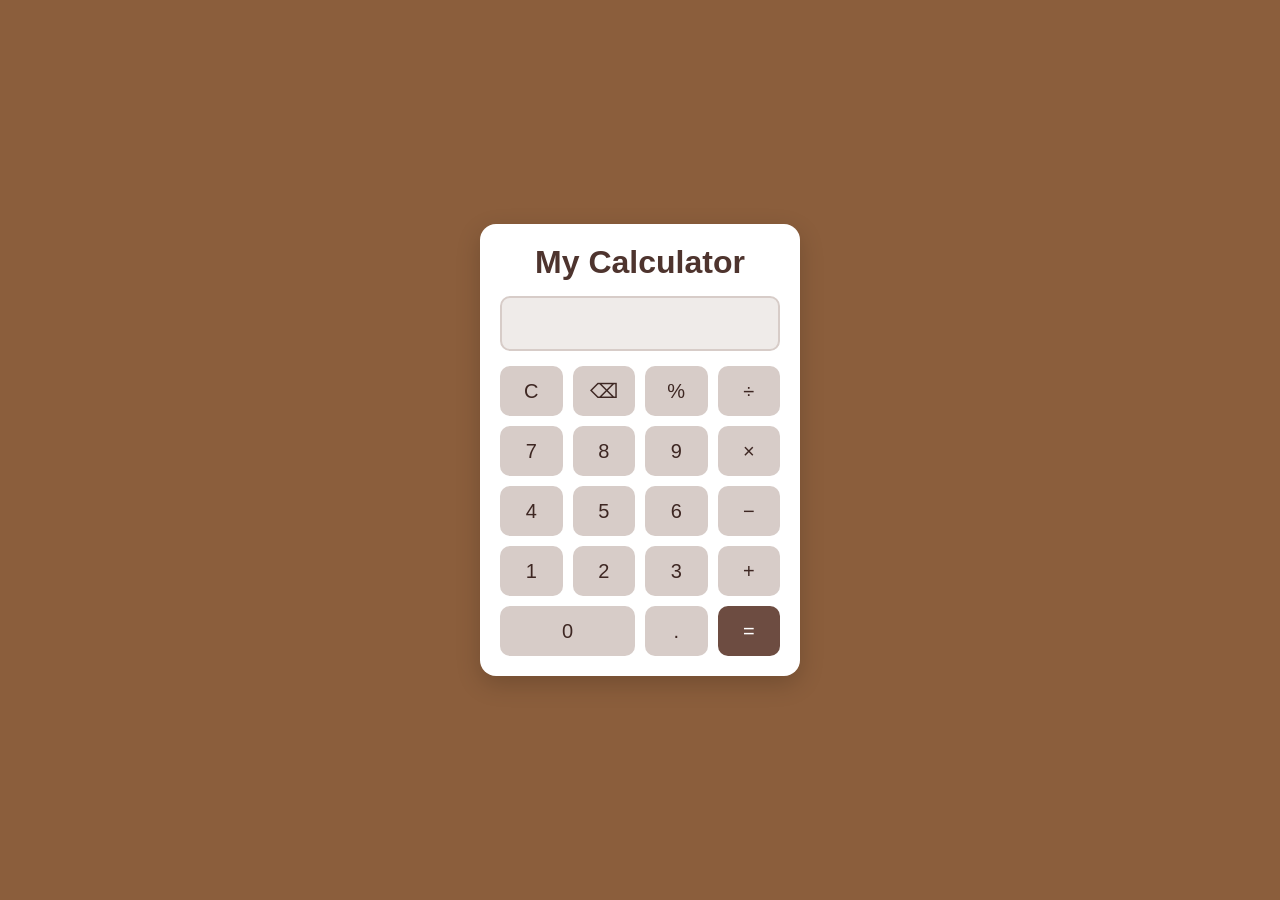
<file: Calculator/index.html>
<!DOCTYPE html>
<html lang="en">
<head>
  <meta charset="UTF-8" />
  <meta name="viewport" content="width=device-width, initial-scale=1.0" />
  <title>Simple Brown Calculator</title>
  <link rel="stylesheet" href="style.css" />
</head>
<body>
  <main class="calculator">
    <h1 class="title">My Calculator</h1>

    <!-- Screen where numbers/results appear -->
    <input id="display" class="display" type="text" disabled />

    <section class="button-grid">
      <button onclick="clearDisplay()">C</button>
      <button onclick="deleteLast()">⌫</button>
      <button onclick="appendValue('%')">%</button>
      <button onclick="appendValue('/')">÷</button>

      <button onclick="appendValue('7')">7</button>
      <button onclick="appendValue('8')">8</button>
      <button onclick="appendValue('9')">9</button>
      <button onclick="appendValue('*')">×</button>

      <button onclick="appendValue('4')">4</button>
      <button onclick="appendValue('5')">5</button>
      <button onclick="appendValue('6')">6</button>
      <button onclick="appendValue('-')">−</button>

      <button onclick="appendValue('1')">1</button>
      <button onclick="appendValue('2')">2</button>
      <button onclick="appendValue('3')">3</button>
      <button onclick="appendValue('+')">+</button>

      <button class="zero" onclick="appendValue('0')">0</button>
      <button onclick="appendValue('.')">.</button>
      <button class="equal" onclick="calculateResult()">=</button>
    </section>
  </main>

  <script src="script.js"></script>
</body>
</html>
</file>
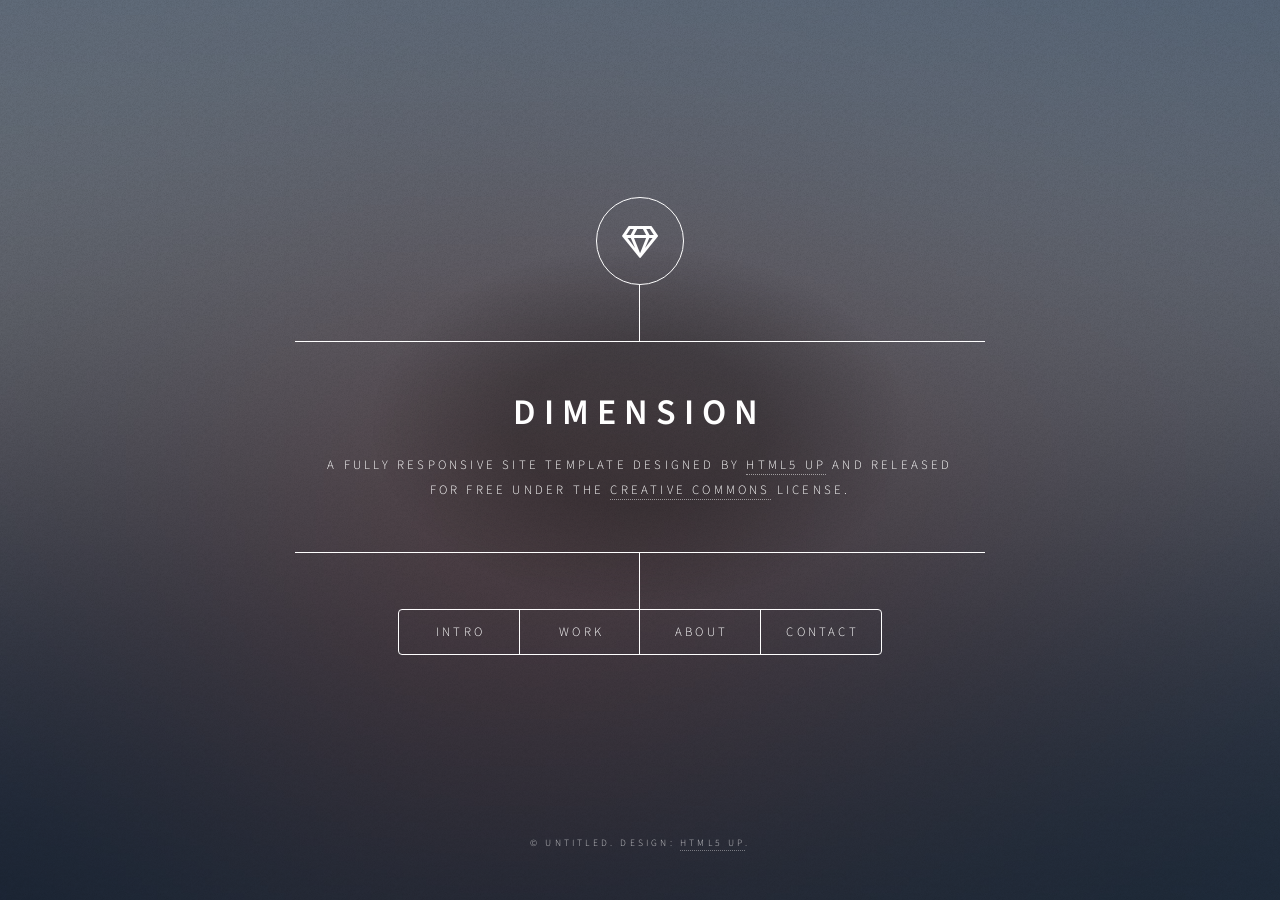
<file: html5up-dimension/index.html>
<!DOCTYPE HTML>
<!--
	Dimension by HTML5 UP
	html5up.net | @ajlkn
	Free for personal and commercial use under the CCA 3.0 license (html5up.net/license)
-->
<html>
	<head>
		<title>Dimension by HTML5 UP</title>
		<meta charset="utf-8" />
		<meta name="viewport" content="width=device-width, initial-scale=1, user-scalable=no" />
		<link rel="stylesheet" href="assets/css/main.css" />
		<noscript><link rel="stylesheet" href="assets/css/noscript.css" /></noscript>
	</head>
	<body class="is-preload">

		<!-- Wrapper -->
			<div id="wrapper">

				<!-- Header -->
					<header id="header">
						<div class="logo">
							<span class="icon fa-gem"></span>
						</div>
						<div class="content">
							<div class="inner">
								<h1>Dimension</h1>
								<p>A fully responsive site template designed by <a href="https://html5up.net">HTML5 UP</a> and released<br />
								for free under the <a href="https://html5up.net/license">Creative Commons</a> license.</p>
							</div>
						</div>
						<nav>
							<ul>
								<li><a href="#intro">Intro</a></li>
								<li><a href="#work">Work</a></li>
								<li><a href="#about">About</a></li>
								<li><a href="#contact">Contact</a></li>
								<!--<li><a href="#elements">Elements</a></li>-->
							</ul>
						</nav>
					</header>

				<!-- Main -->
					<div id="main">

						<!-- Intro -->
							<article id="intro">
								<h2 class="major">Intro</h2>
								<span class="image main"><img src="images/pic01.jpg" alt="" /></span>
								<p>Aenean ornare velit lacus, ac varius enim ullamcorper eu. Proin aliquam facilisis ante interdum congue. Integer mollis, nisl amet convallis, porttitor magna ullamcorper, amet egestas mauris. Ut magna finibus nisi nec lacinia. Nam maximus erat id euismod egestas. By the way, check out my <a href="#work">awesome work</a>.</p>
								<p>Lorem ipsum dolor sit amet, consectetur adipiscing elit. Duis dapibus rutrum facilisis. Class aptent taciti sociosqu ad litora torquent per conubia nostra, per inceptos himenaeos. Etiam tristique libero eu nibh porttitor fermentum. Nullam venenatis erat id vehicula viverra. Nunc ultrices eros ut ultricies condimentum. Mauris risus lacus, blandit sit amet venenatis non, bibendum vitae dolor. Nunc lorem mauris, fringilla in aliquam at, euismod in lectus. Pellentesque habitant morbi tristique senectus et netus et malesuada fames ac turpis egestas. In non lorem sit amet elit placerat maximus. Pellentesque aliquam maximus risus, vel sed vehicula.</p>
							</article>

						<!-- Work -->
							<article id="work">
								<h2 class="major">Work</h2>
								<span class="image main"><img src="images/pic02.jpg" alt="" /></span>
								<p>Adipiscing magna sed dolor elit. Praesent eleifend dignissim arcu, at eleifend sapien imperdiet ac. Aliquam erat volutpat. Praesent urna nisi, fringila lorem et vehicula lacinia quam. Integer sollicitudin mauris nec lorem luctus ultrices.</p>
								<p>Nullam et orci eu lorem consequat tincidunt vivamus et sagittis libero. Mauris aliquet magna magna sed nunc rhoncus pharetra. Pellentesque condimentum sem. In efficitur ligula tate urna. Maecenas laoreet massa vel lacinia pellentesque lorem ipsum dolor. Nullam et orci eu lorem consequat tincidunt. Vivamus et sagittis libero. Mauris aliquet magna magna sed nunc rhoncus amet feugiat tempus.</p>
							</article>

						<!-- About -->
							<article id="about">
								<h2 class="major">About</h2>
								<span class="image main"><img src="images/pic03.jpg" alt="" /></span>
								<p>Lorem ipsum dolor sit amet, consectetur et adipiscing elit. Praesent eleifend dignissim arcu, at eleifend sapien imperdiet ac. Aliquam erat volutpat. Praesent urna nisi, fringila lorem et vehicula lacinia quam. Integer sollicitudin mauris nec lorem luctus ultrices. Aliquam libero et malesuada fames ac ante ipsum primis in faucibus. Cras viverra ligula sit amet ex mollis mattis lorem ipsum dolor sit amet.</p>
							</article>

						<!-- Contact -->
							<article id="contact">
								<h2 class="major">Contact</h2>
								<form method="post" action="#">
									<div class="fields">
										<div class="field half">
											<label for="name">Name</label>
											<input type="text" name="name" id="name" />
										</div>
										<div class="field half">
											<label for="email">Email</label>
											<input type="text" name="email" id="email" />
										</div>
										<div class="field">
											<label for="message">Message</label>
											<textarea name="message" id="message" rows="4"></textarea>
										</div>
									</div>
									<ul class="actions">
										<li><input type="submit" value="Send Message" class="primary" /></li>
										<li><input type="reset" value="Reset" /></li>
									</ul>
								</form>
								<ul class="icons">
									<li><a href="#" class="icon brands fa-twitter"><span class="label">Twitter</span></a></li>
									<li><a href="#" class="icon brands fa-facebook-f"><span class="label">Facebook</span></a></li>
									<li><a href="#" class="icon brands fa-instagram"><span class="label">Instagram</span></a></li>
									<li><a href="#" class="icon brands fa-github"><span class="label">GitHub</span></a></li>
								</ul>
							</article>

						<!-- Elements -->
							<article id="elements">
								<h2 class="major">Elements</h2>

								<section>
									<h3 class="major">Text</h3>
									<p>This is <b>bold</b> and this is <strong>strong</strong>. This is <i>italic</i> and this is <em>emphasized</em>.
									This is <sup>superscript</sup> text and this is <sub>subscript</sub> text.
									This is <u>underlined</u> and this is code: <code>for (;;) { ... }</code>. Finally, <a href="#">this is a link</a>.</p>
									<hr />
									<h2>Heading Level 2</h2>
									<h3>Heading Level 3</h3>
									<h4>Heading Level 4</h4>
									<h5>Heading Level 5</h5>
									<h6>Heading Level 6</h6>
									<hr />
									<h4>Blockquote</h4>
									<blockquote>Fringilla nisl. Donec accumsan interdum nisi, quis tincidunt felis sagittis eget tempus euismod. Vestibulum ante ipsum primis in faucibus vestibulum. Blandit adipiscing eu felis iaculis volutpat ac adipiscing accumsan faucibus. Vestibulum ante ipsum primis in faucibus lorem ipsum dolor sit amet nullam adipiscing eu felis.</blockquote>
									<h4>Preformatted</h4>
									<pre><code>i = 0;

while (!deck.isInOrder()) {
    print 'Iteration ' + i;
    deck.shuffle();
    i++;
}

print 'It took ' + i + ' iterations to sort the deck.';</code></pre>
								</section>

								<section>
									<h3 class="major">Lists</h3>

									<h4>Unordered</h4>
									<ul>
										<li>Dolor pulvinar etiam.</li>
										<li>Sagittis adipiscing.</li>
										<li>Felis enim feugiat.</li>
									</ul>

									<h4>Alternate</h4>
									<ul class="alt">
										<li>Dolor pulvinar etiam.</li>
										<li>Sagittis adipiscing.</li>
										<li>Felis enim feugiat.</li>
									</ul>

									<h4>Ordered</h4>
									<ol>
										<li>Dolor pulvinar etiam.</li>
										<li>Etiam vel felis viverra.</li>
										<li>Felis enim feugiat.</li>
										<li>Dolor pulvinar etiam.</li>
										<li>Etiam vel felis lorem.</li>
										<li>Felis enim et feugiat.</li>
									</ol>
									<h4>Icons</h4>
									<ul class="icons">
										<li><a href="#" class="icon brands fa-twitter"><span class="label">Twitter</span></a></li>
										<li><a href="#" class="icon brands fa-facebook-f"><span class="label">Facebook</span></a></li>
										<li><a href="#" class="icon brands fa-instagram"><span class="label">Instagram</span></a></li>
										<li><a href="#" class="icon brands fa-github"><span class="label">Github</span></a></li>
									</ul>

									<h4>Actions</h4>
									<ul class="actions">
										<li><a href="#" class="button primary">Default</a></li>
										<li><a href="#" class="button">Default</a></li>
									</ul>
									<ul class="actions stacked">
										<li><a href="#" class="button primary">Default</a></li>
										<li><a href="#" class="button">Default</a></li>
									</ul>
								</section>

								<section>
									<h3 class="major">Table</h3>
									<h4>Default</h4>
									<div class="table-wrapper">
										<table>
											<thead>
												<tr>
													<th>Name</th>
													<th>Description</th>
													<th>Price</th>
												</tr>
											</thead>
											<tbody>
												<tr>
													<td>Item One</td>
													<td>Ante turpis integer aliquet porttitor.</td>
													<td>29.99</td>
												</tr>
												<tr>
													<td>Item Two</td>
													<td>Vis ac commodo adipiscing arcu aliquet.</td>
													<td>19.99</td>
												</tr>
												<tr>
													<td>Item Three</td>
													<td> Morbi faucibus arcu accumsan lorem.</td>
													<td>29.99</td>
												</tr>
												<tr>
													<td>Item Four</td>
													<td>Vitae integer tempus condimentum.</td>
													<td>19.99</td>
												</tr>
												<tr>
													<td>Item Five</td>
													<td>Ante turpis integer aliquet porttitor.</td>
													<td>29.99</td>
												</tr>
											</tbody>
											<tfoot>
												<tr>
													<td colspan="2"></td>
													<td>100.00</td>
												</tr>
											</tfoot>
										</table>
									</div>

									<h4>Alternate</h4>
									<div class="table-wrapper">
										<table class="alt">
											<thead>
												<tr>
													<th>Name</th>
													<th>Description</th>
													<th>Price</th>
												</tr>
											</thead>
											<tbody>
												<tr>
													<td>Item One</td>
													<td>Ante turpis integer aliquet porttitor.</td>
													<td>29.99</td>
												</tr>
												<tr>
													<td>Item Two</td>
													<td>Vis ac commodo adipiscing arcu aliquet.</td>
													<td>19.99</td>
												</tr>
												<tr>
													<td>Item Three</td>
													<td> Morbi faucibus arcu accumsan lorem.</td>
													<td>29.99</td>
												</tr>
												<tr>
													<td>Item Four</td>
													<td>Vitae integer tempus condimentum.</td>
													<td>19.99</td>
												</tr>
												<tr>
													<td>Item Five</td>
													<td>Ante turpis integer aliquet porttitor.</td>
													<td>29.99</td>
												</tr>
											</tbody>
											<tfoot>
												<tr>
													<td colspan="2"></td>
													<td>100.00</td>
												</tr>
											</tfoot>
										</table>
									</div>
								</section>

								<section>
									<h3 class="major">Buttons</h3>
									<ul class="actions">
										<li><a href="#" class="button primary">Primary</a></li>
										<li><a href="#" class="button">Default</a></li>
									</ul>
									<ul class="actions">
										<li><a href="#" class="button">Default</a></li>
										<li><a href="#" class="button small">Small</a></li>
									</ul>
									<ul class="actions">
										<li><a href="#" class="button primary icon solid fa-download">Icon</a></li>
										<li><a href="#" class="button icon solid fa-download">Icon</a></li>
									</ul>
									<ul class="actions">
										<li><span class="button primary disabled">Disabled</span></li>
										<li><span class="button disabled">Disabled</span></li>
									</ul>
								</section>

								<section>
									<h3 class="major">Form</h3>
									<form method="post" action="#">
										<div class="fields">
											<div class="field half">
												<label for="demo-name">Name</label>
												<input type="text" name="demo-name" id="demo-name" value="" placeholder="Jane Doe" />
											</div>
											<div class="field half">
												<label for="demo-email">Email</label>
												<input type="email" name="demo-email" id="demo-email" value="" placeholder="jane@untitled.tld" />
											</div>
											<div class="field">
												<label for="demo-category">Category</label>
												<select name="demo-category" id="demo-category">
													<option value="">-</option>
													<option value="1">Manufacturing</option>
													<option value="1">Shipping</option>
													<option value="1">Administration</option>
													<option value="1">Human Resources</option>
												</select>
											</div>
											<div class="field half">
												<input type="radio" id="demo-priority-low" name="demo-priority" checked>
												<label for="demo-priority-low">Low</label>
											</div>
											<div class="field half">
												<input type="radio" id="demo-priority-high" name="demo-priority">
												<label for="demo-priority-high">High</label>
											</div>
											<div class="field half">
												<input type="checkbox" id="demo-copy" name="demo-copy">
												<label for="demo-copy">Email me a copy</label>
											</div>
											<div class="field half">
												<input type="checkbox" id="demo-human" name="demo-human" checked>
												<label for="demo-human">Not a robot</label>
											</div>
											<div class="field">
												<label for="demo-message">Message</label>
												<textarea name="demo-message" id="demo-message" placeholder="Enter your message" rows="6"></textarea>
											</div>
										</div>
										<ul class="actions">
											<li><input type="submit" value="Send Message" class="primary" /></li>
											<li><input type="reset" value="Reset" /></li>
										</ul>
									</form>
								</section>

							</article>

					</div>

				<!-- Footer -->
					<footer id="footer">
						<p class="copyright">&copy; Untitled. Design: <a href="https://html5up.net">HTML5 UP</a>.</p>
					</footer>

			</div>

		<!-- BG -->
			<div id="bg"></div>

		<!-- Scripts -->
			<script src="assets/js/jquery.min.js"></script>
			<script src="assets/js/browser.min.js"></script>
			<script src="assets/js/breakpoints.min.js"></script>
			<script src="assets/js/util.js"></script>
			<script src="assets/js/main.js"></script>

	</body>
</html>
</file>
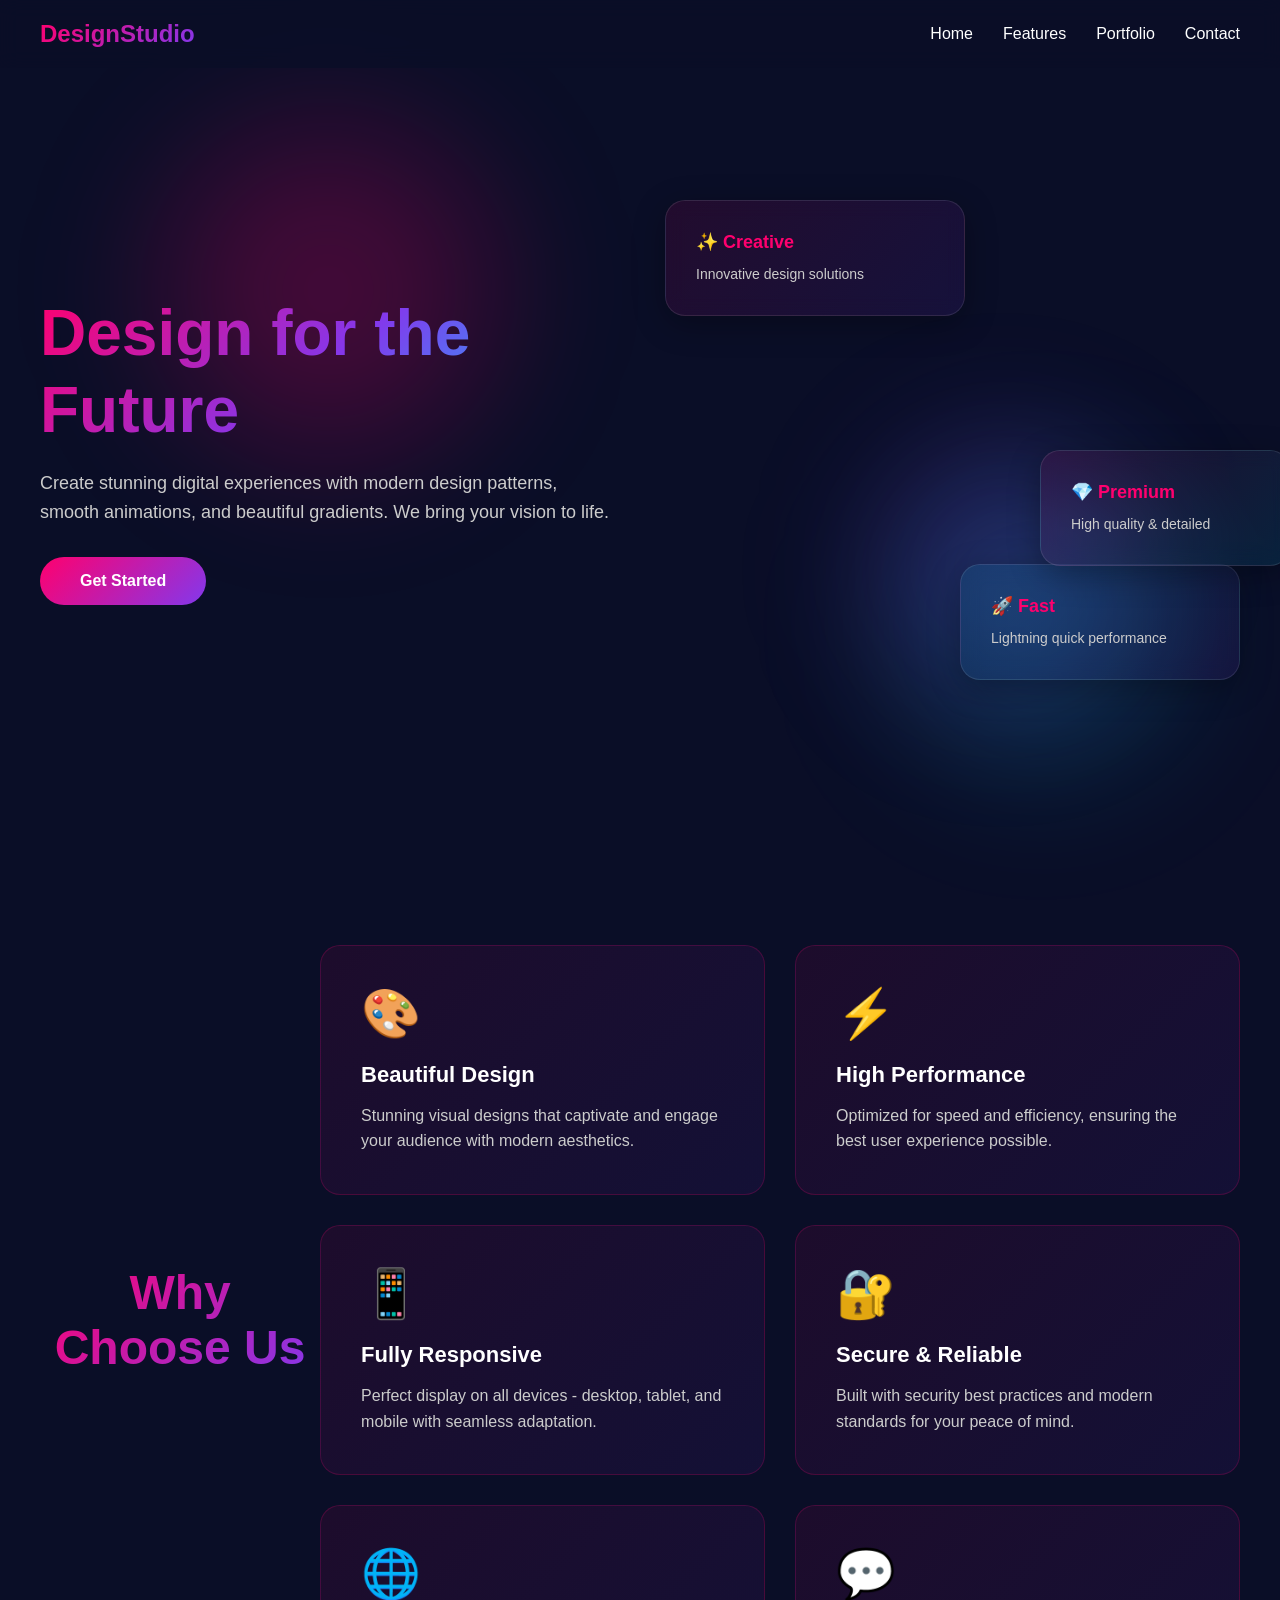
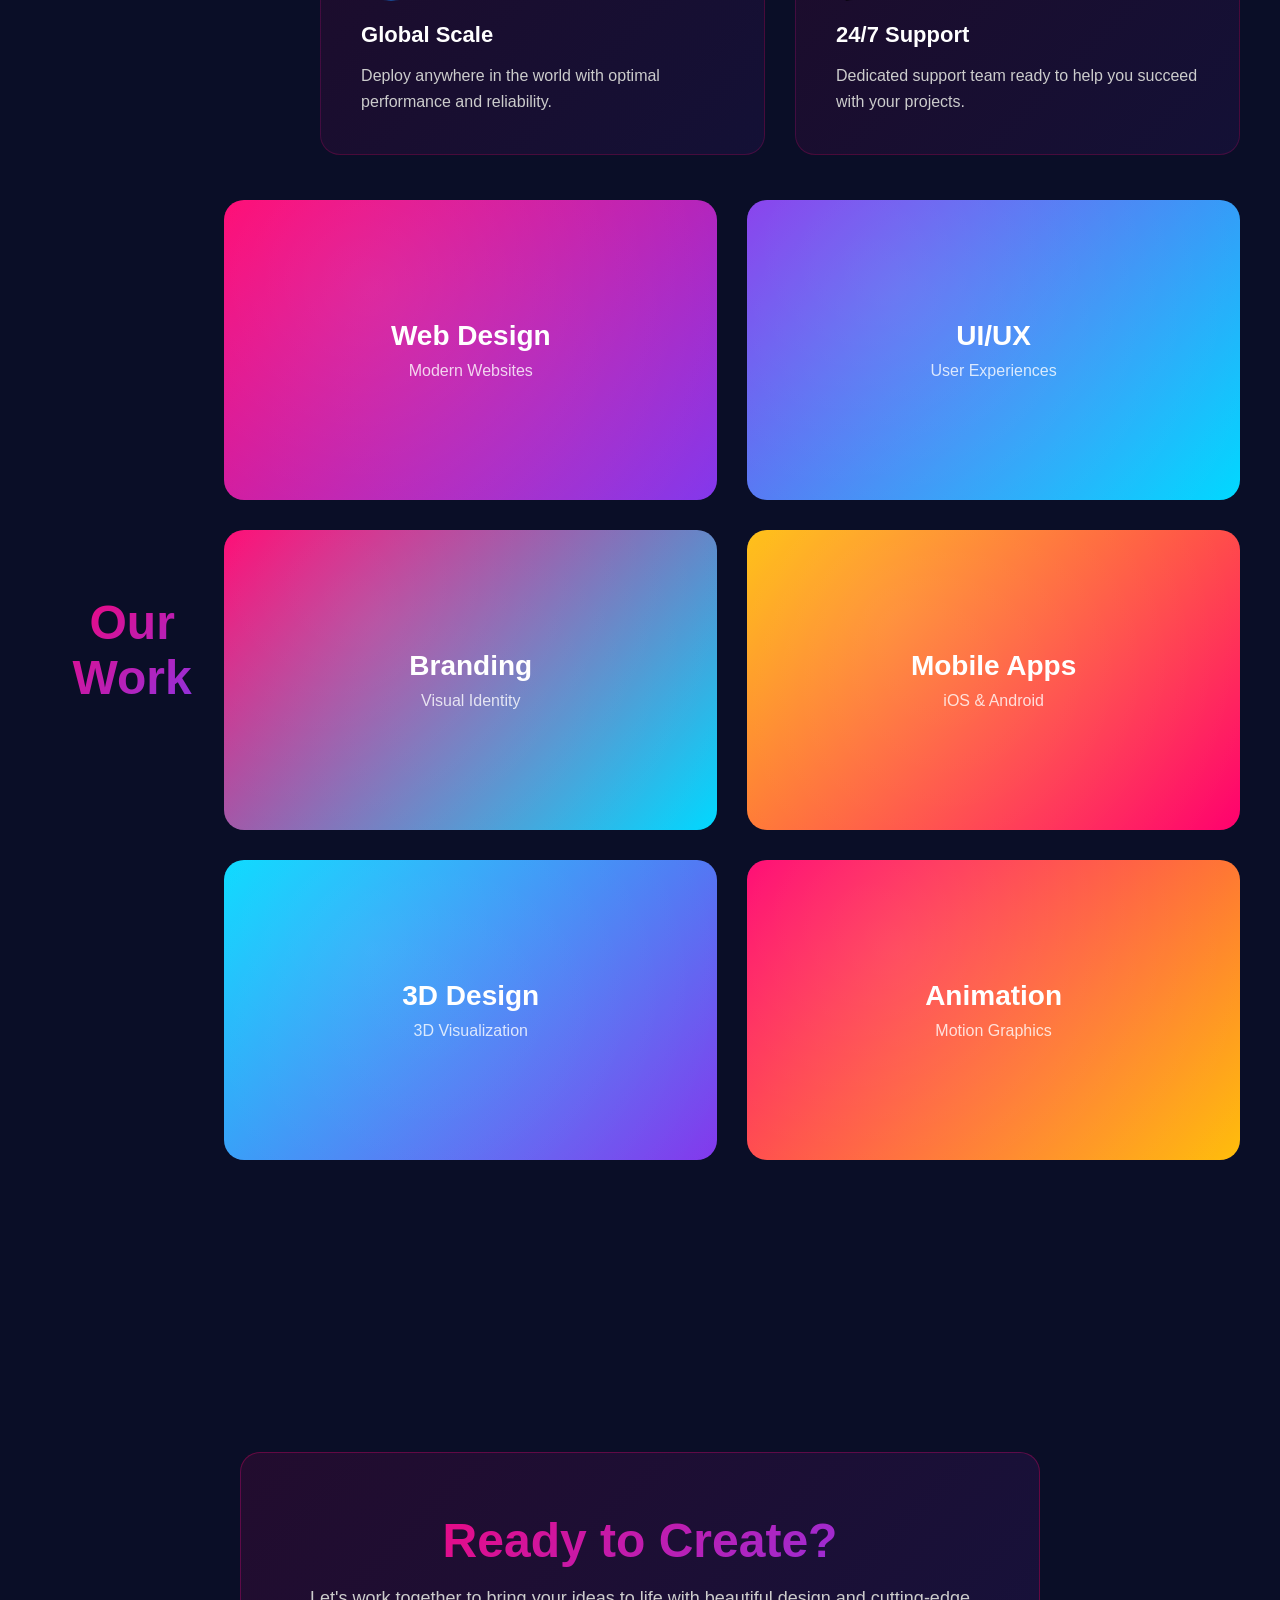
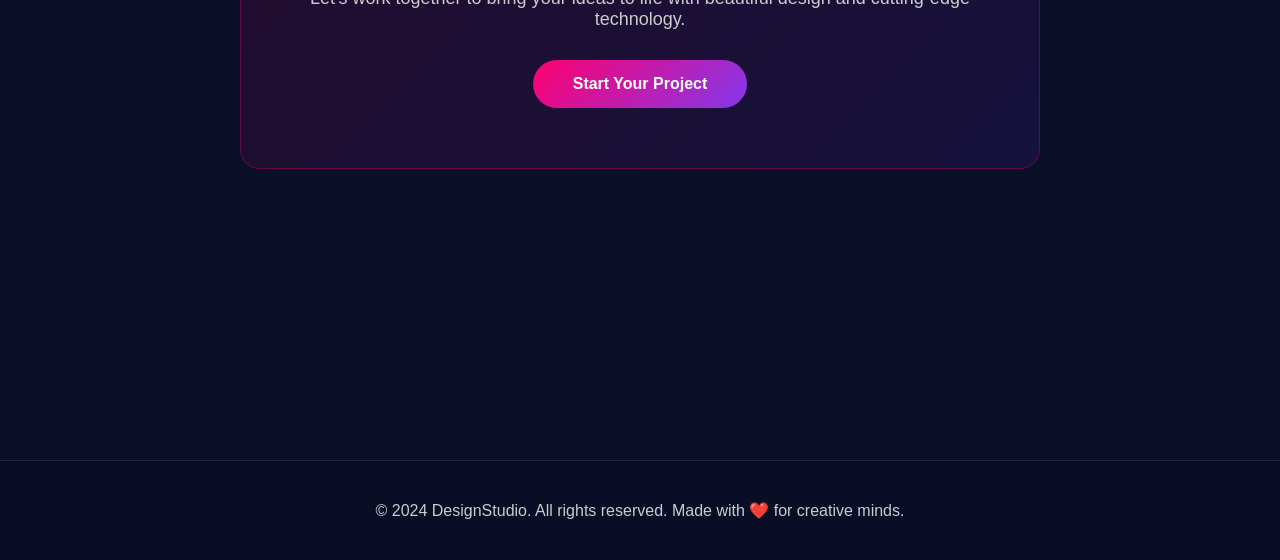
<file: 3d.html>
<!DOCTYPE html>
<html lang="en">
<head>
    <meta charset="UTF-8">
    <meta name="viewport" content="width=device-width, initial-scale=1.0">
    <title>Modern Design Studio</title>
    <style>
        * {
            margin: 0;
            padding: 0;
            box-sizing: border-box;
        }

        body {
            font-family: 'Segoe UI', Tahoma, Geneva, Verdana, sans-serif;
            background: #0a0e27;
            color: #fff;
            overflow-x: hidden;
        }

        header {
            padding: 20px 40px;
            display: flex;
            justify-content: space-between;
            align-items: center;
            position: fixed;
            width: 100%;
            top: 0;
            z-index: 100;
            background: rgba(10, 14, 39, 0.8);
            backdrop-filter: blur(10px);
        }

        .logo {
            font-size: 24px;
            font-weight: bold;
            background: linear-gradient(135deg, #ff006e, #8338ec);
            -webkit-background-clip: text;
            -webkit-text-fill-color: transparent;
            background-clip: text;
        }

        nav ul {
            list-style: none;
            display: flex;
            gap: 30px;
        }

        nav a {
            color: #fff;
            text-decoration: none;
            font-weight: 500;
            transition: all 0.3s ease;
            position: relative;
        }

        nav a:hover {
            color: #ff006e;
        }

        nav a::after {
            content: '';
            position: absolute;
            bottom: -5px;
            left: 0;
            width: 0;
            height: 2px;
            background: linear-gradient(135deg, #ff006e, #8338ec);
            transition: width 0.3s ease;
        }

        nav a:hover::after {
            width: 100%;
        }

        .container {
            max-width: 1400px;
            margin: 0 auto;
            padding: 0 40px;
        }

        section {
            min-height: 100vh;
            display: flex;
            align-items: center;
            justify-content: center;
            padding-top: 80px;
        }

        .hero {
            display: grid;
            grid-template-columns: 1fr 1fr;
            gap: 50px;
            align-items: center;
            width: 100%;
        }

        .hero-content h1 {
            font-size: 64px;
            line-height: 1.2;
            margin-bottom: 20px;
            background: linear-gradient(135deg, #ff006e, #8338ec, #00d9ff);
            -webkit-background-clip: text;
            -webkit-text-fill-color: transparent;
            background-clip: text;
        }

        .hero-content p {
            font-size: 18px;
            color: #ccc;
            margin-bottom: 30px;
            line-height: 1.6;
        }

        .hero-btn {
            display: inline-block;
            padding: 15px 40px;
            background: linear-gradient(135deg, #ff006e, #8338ec);
            color: white;
            text-decoration: none;
            border-radius: 50px;
            font-weight: bold;
            transition: all 0.3s ease;
            cursor: pointer;
            border: none;
            font-size: 16px;
        }

        .hero-btn:hover {
            transform: translateY(-5px);
            box-shadow: 0 20px 40px rgba(255, 0, 110, 0.4);
        }

        .hero-image {
            position: relative;
            height: 500px;
            display: flex;
            align-items: center;
            justify-content: center;
        }

        .card {
            position: absolute;
            background: rgba(255, 255, 255, 0.05);
            backdrop-filter: blur(10px);
            border: 1px solid rgba(255, 255, 255, 0.1);
            border-radius: 20px;
            padding: 30px;
            box-shadow: 0 8px 32px rgba(0, 0, 0, 0.3);
            animation: float 3s ease-in-out infinite;
        }

        .card1 {
            width: 300px;
            background: linear-gradient(135deg, rgba(255, 0, 110, 0.1), rgba(131, 56, 236, 0.1));
            top: 0;
            left: 0;
            animation-delay: 0s;
        }

        .card2 {
            width: 280px;
            background: linear-gradient(135deg, rgba(0, 217, 255, 0.1), rgba(131, 56, 236, 0.1));
            bottom: 20px;
            right: 0;
            animation-delay: 1s;
        }

        .card3 {
            width: 250px;
            background: linear-gradient(135deg, rgba(255, 0, 110, 0.1), rgba(0, 217, 255, 0.1));
            top: 50%;
            right: -50px;
            animation-delay: 2s;
        }

        @keyframes float {
            0%, 100% {
                transform: translateY(0px);
            }
            50% {
                transform: translateY(-20px);
            }
        }

        .card h3 {
            font-size: 18px;
            margin-bottom: 10px;
            color: #ff006e;
        }

        .card p {
            color: #ccc;
            font-size: 14px;
            line-height: 1.6;
        }

        .features {
            width: 100%;
        }

        .features h2 {
            font-size: 48px;
            text-align: center;
            margin-bottom: 60px;
            background: linear-gradient(135deg, #ff006e, #8338ec);
            -webkit-background-clip: text;
            -webkit-text-fill-color: transparent;
            background-clip: text;
        }

        .features-grid {
            display: grid;
            grid-template-columns: repeat(auto-fit, minmax(300px, 1fr));
            gap: 30px;
            width: 100%;
        }

        .feature-card {
            background: linear-gradient(135deg, rgba(255, 0, 110, 0.08), rgba(131, 56, 236, 0.08));
            border: 1px solid rgba(255, 0, 110, 0.2);
            border-radius: 20px;
            padding: 40px;
            transition: all 0.3s ease;
            cursor: pointer;
            position: relative;
            overflow: hidden;
        }

        .feature-card::before {
            content: '';
            position: absolute;
            top: 0;
            left: 0;
            right: 0;
            bottom: 0;
            background: linear-gradient(135deg, transparent, rgba(255, 0, 110, 0.1));
            opacity: 0;
            transition: opacity 0.3s ease;
        }

        .feature-card:hover {
            transform: translateY(-15px);
            border-color: rgba(255, 0, 110, 0.5);
            box-shadow: 0 20px 40px rgba(255, 0, 110, 0.2);
        }

        .feature-card:hover::before {
            opacity: 1;
        }

        .feature-icon {
            font-size: 48px;
            margin-bottom: 20px;
        }

        .feature-card h3 {
            font-size: 22px;
            margin-bottom: 15px;
            color: #fff;
        }

        .feature-card p {
            color: #ccc;
            line-height: 1.6;
        }

        .portfolio {
            width: 100%;
        }

        .portfolio h2 {
            font-size: 48px;
            text-align: center;
            margin-bottom: 60px;
            background: linear-gradient(135deg, #ff006e, #8338ec);
            -webkit-background-clip: text;
            -webkit-text-fill-color: transparent;
            background-clip: text;
        }

        .portfolio-grid {
            display: grid;
            grid-template-columns: repeat(auto-fit, minmax(320px, 1fr));
            gap: 30px;
            width: 100%;
        }

        .portfolio-item {
            height: 300px;
            border-radius: 20px;
            overflow: hidden;
            cursor: pointer;
            position: relative;
            group: portfolio-item;
            transition: all 0.3s ease;
        }

        .portfolio-item:hover {
            transform: scale(1.05);
        }

        .portfolio-item1 {
            background: linear-gradient(135deg, #ff006e, #8338ec);
        }

        .portfolio-item2 {
            background: linear-gradient(135deg, #8338ec, #00d9ff);
        }

        .portfolio-item3 {
            background: linear-gradient(135deg, #ff006e, #00d9ff);
        }

        .portfolio-item4 {
            background: linear-gradient(135deg, #ffbe0b, #ff006e);
        }

        .portfolio-item5 {
            background: linear-gradient(135deg, #00d9ff, #8338ec);
        }

        .portfolio-item6 {
            background: linear-gradient(135deg, #ff006e, #ffbe0b);
        }

        .portfolio-content {
            width: 100%;
            height: 100%;
            display: flex;
            align-items: center;
            justify-content: center;
            flex-direction: column;
            text-align: center;
            position: relative;
        }

        .portfolio-content::before {
            content: '';
            position: absolute;
            width: 100%;
            height: 100%;
            background: radial-gradient(circle at 30% 30%, rgba(255, 255, 255, 0.1), transparent);
            pointer-events: none;
        }

        .portfolio-item h3 {
            font-size: 28px;
            position: relative;
            z-index: 1;
        }

        .portfolio-item p {
            color: rgba(255, 255, 255, 0.8);
            position: relative;
            z-index: 1;
            margin-top: 10px;
        }

        .cta {
            background: linear-gradient(135deg, rgba(255, 0, 110, 0.1), rgba(131, 56, 236, 0.1));
            border: 1px solid rgba(255, 0, 110, 0.3);
            border-radius: 20px;
            padding: 60px;
            text-align: center;
            width: 100%;
            max-width: 800px;
            margin: 0 auto;
        }

        .cta h2 {
            font-size: 48px;
            margin-bottom: 20px;
            background: linear-gradient(135deg, #ff006e, #8338ec);
            -webkit-background-clip: text;
            -webkit-text-fill-color: transparent;
            background-clip: text;
        }

        .cta p {
            font-size: 18px;
            color: #ccc;
            margin-bottom: 30px;
        }

        footer {
            background: rgba(10, 14, 39, 0.8);
            backdrop-filter: blur(10px);
            border-top: 1px solid rgba(255, 255, 255, 0.1);
            padding: 40px;
            text-align: center;
            color: #ccc;
        }

        .blur-circle {
            position: fixed;
            border-radius: 50%;
            pointer-events: none;
            z-index: -1;
        }

        .blur-circle1 {
            width: 400px;
            height: 400px;
            background: radial-gradient(circle, rgba(255, 0, 110, 0.3), transparent);
            top: 10%;
            left: 10%;
            filter: blur(60px);
        }

        .blur-circle2 {
            width: 300px;
            height: 300px;
            background: radial-gradient(circle, rgba(131, 56, 236, 0.3), transparent);
            bottom: 20%;
            right: 10%;
            filter: blur(60px);
        }

        .blur-circle3 {
            width: 350px;
            height: 350px;
            background: radial-gradient(circle, rgba(0, 217, 255, 0.2), transparent);
            top: 50%;
            right: 5%;
            filter: blur(60px);
        }

        @media (max-width: 768px) {
            .hero {
                grid-template-columns: 1fr;
            }

            .hero-content h1 {
                font-size: 40px;
            }

            .hero-image {
                display: none;
            }

            nav ul {
                gap: 15px;
            }

            header {
                padding: 15px 20px;
            }

            .container {
                padding: 0 20px;
            }

            .cta {
                padding: 40px 20px;
            }

            .features-grid,
            .portfolio-grid {
                grid-template-columns: 1fr;
            }
        }
    </style>
</head>
<body>
    <div class="blur-circle blur-circle1"></div>
    <div class="blur-circle blur-circle2"></div>
    <div class="blur-circle blur-circle3"></div>

    <header>
        <div class="logo">DesignStudio</div>
        <nav>
            <ul>
                <li><a href="#home">Home</a></li>
                <li><a href="#features">Features</a></li>
                <li><a href="#portfolio">Portfolio</a></li>
                <li><a href="#contact">Contact</a></li>
            </ul>
        </nav>
    </header>

    <section id="home" class="container">
        <div class="hero">
            <div class="hero-content">
                <h1>Design for the Future</h1>
                <p>Create stunning digital experiences with modern design patterns, smooth animations, and beautiful gradients. We bring your vision to life.</p>
                <button class="hero-btn">Get Started</button>
            </div>
            <div class="hero-image">
                <div class="card card1">
                    <h3>✨ Creative</h3>
                    <p>Innovative design solutions</p>
                </div>
                <div class="card card2">
                    <h3>🚀 Fast</h3>
                    <p>Lightning quick performance</p>
                </div>
                <div class="card card3">
                    <h3>💎 Premium</h3>
                    <p>High quality & detailed</p>
                </div>
            </div>
        </div>
    </section>

    <section id="features" class="container features">
        <h2>Why Choose Us</h2>
        <div class="features-grid">
            <div class="feature-card">
                <div class="feature-icon">🎨</div>
                <h3>Beautiful Design</h3>
                <p>Stunning visual designs that captivate and engage your audience with modern aesthetics.</p>
            </div>
            <div class="feature-card">
                <div class="feature-icon">⚡</div>
                <h3>High Performance</h3>
                <p>Optimized for speed and efficiency, ensuring the best user experience possible.</p>
            </div>
            <div class="feature-card">
                <div class="feature-icon">📱</div>
                <h3>Fully Responsive</h3>
                <p>Perfect display on all devices - desktop, tablet, and mobile with seamless adaptation.</p>
            </div>
            <div class="feature-card">
                <div class="feature-icon">🔐</div>
                <h3>Secure & Reliable</h3>
                <p>Built with security best practices and modern standards for your peace of mind.</p>
            </div>
            <div class="feature-card">
                <div class="feature-icon">🌐</div>
                <h3>Global Scale</h3>
                <p>Deploy anywhere in the world with optimal performance and reliability.</p>
            </div>
            <div class="feature-card">
                <div class="feature-icon">💬</div>
                <h3>24/7 Support</h3>
                <p>Dedicated support team ready to help you succeed with your projects.</p>
            </div>
        </div>
    </section>

    <section id="portfolio" class="container portfolio">
        <h2>Our Work</h2>
        <div class="portfolio-grid">
            <div class="portfolio-item portfolio-item1">
                <div class="portfolio-content">
                    <h3>Web Design</h3>
                    <p>Modern Websites</p>
                </div>
            </div>
            <div class="portfolio-item portfolio-item2">
                <div class="portfolio-content">
                    <h3>UI/UX</h3>
                    <p>User Experiences</p>
                </div>
            </div>
            <div class="portfolio-item portfolio-item3">
                <div class="portfolio-content">
                    <h3>Branding</h3>
                    <p>Visual Identity</p>
                </div>
            </div>
            <div class="portfolio-item portfolio-item4">
                <div class="portfolio-content">
                    <h3>Mobile Apps</h3>
                    <p>iOS & Android</p>
                </div>
            </div>
            <div class="portfolio-item portfolio-item5">
                <div class="portfolio-content">
                    <h3>3D Design</h3>
                    <p>3D Visualization</p>
                </div>
            </div>
            <div class="portfolio-item portfolio-item6">
                <div class="portfolio-content">
                    <h3>Animation</h3>
                    <p>Motion Graphics</p>
                </div>
            </div>
        </div>
    </section>

    <section id="contact" class="container">
        <div class="cta">
            <h2>Ready to Create?</h2>
            <p>Let's work together to bring your ideas to life with beautiful design and cutting-edge technology.</p>
            <button class="hero-btn">Start Your Project</button>
        </div>
    </section>

    <footer>
        <p>&copy; 2024 DesignStudio. All rights reserved. Made with ❤️ for creative minds.</p>
    </footer>

    <script>
        document.querySelectorAll('a[href^="#"]').forEach(anchor => {
            anchor.addEventListener('click', function (e) {
                e.preventDefault();
                const target = document.querySelector(this.getAttribute('href'));
                if (target) {
                    target.scrollIntoView({
                        behavior: 'smooth',
                        block: 'start'
                    });
                }
            });
        });

        document.addEventListener('mousemove', (e) => {
            const circles = document.querySelectorAll('.blur-circle');
            circles.forEach((circle, index) => {
                const speed = (index + 1) * 0.5;
                circle.style.transform = `translate(${e.clientX / speed}px, ${e.clientY / speed}px)`;
            });
        });

        document.querySelectorAll('.feature-card').forEach(card => {
            card.addEventListener('mouseenter', function() {
                this.style.zIndex = '10';
            });
        });
    </script>
</body>
</html>
</file>
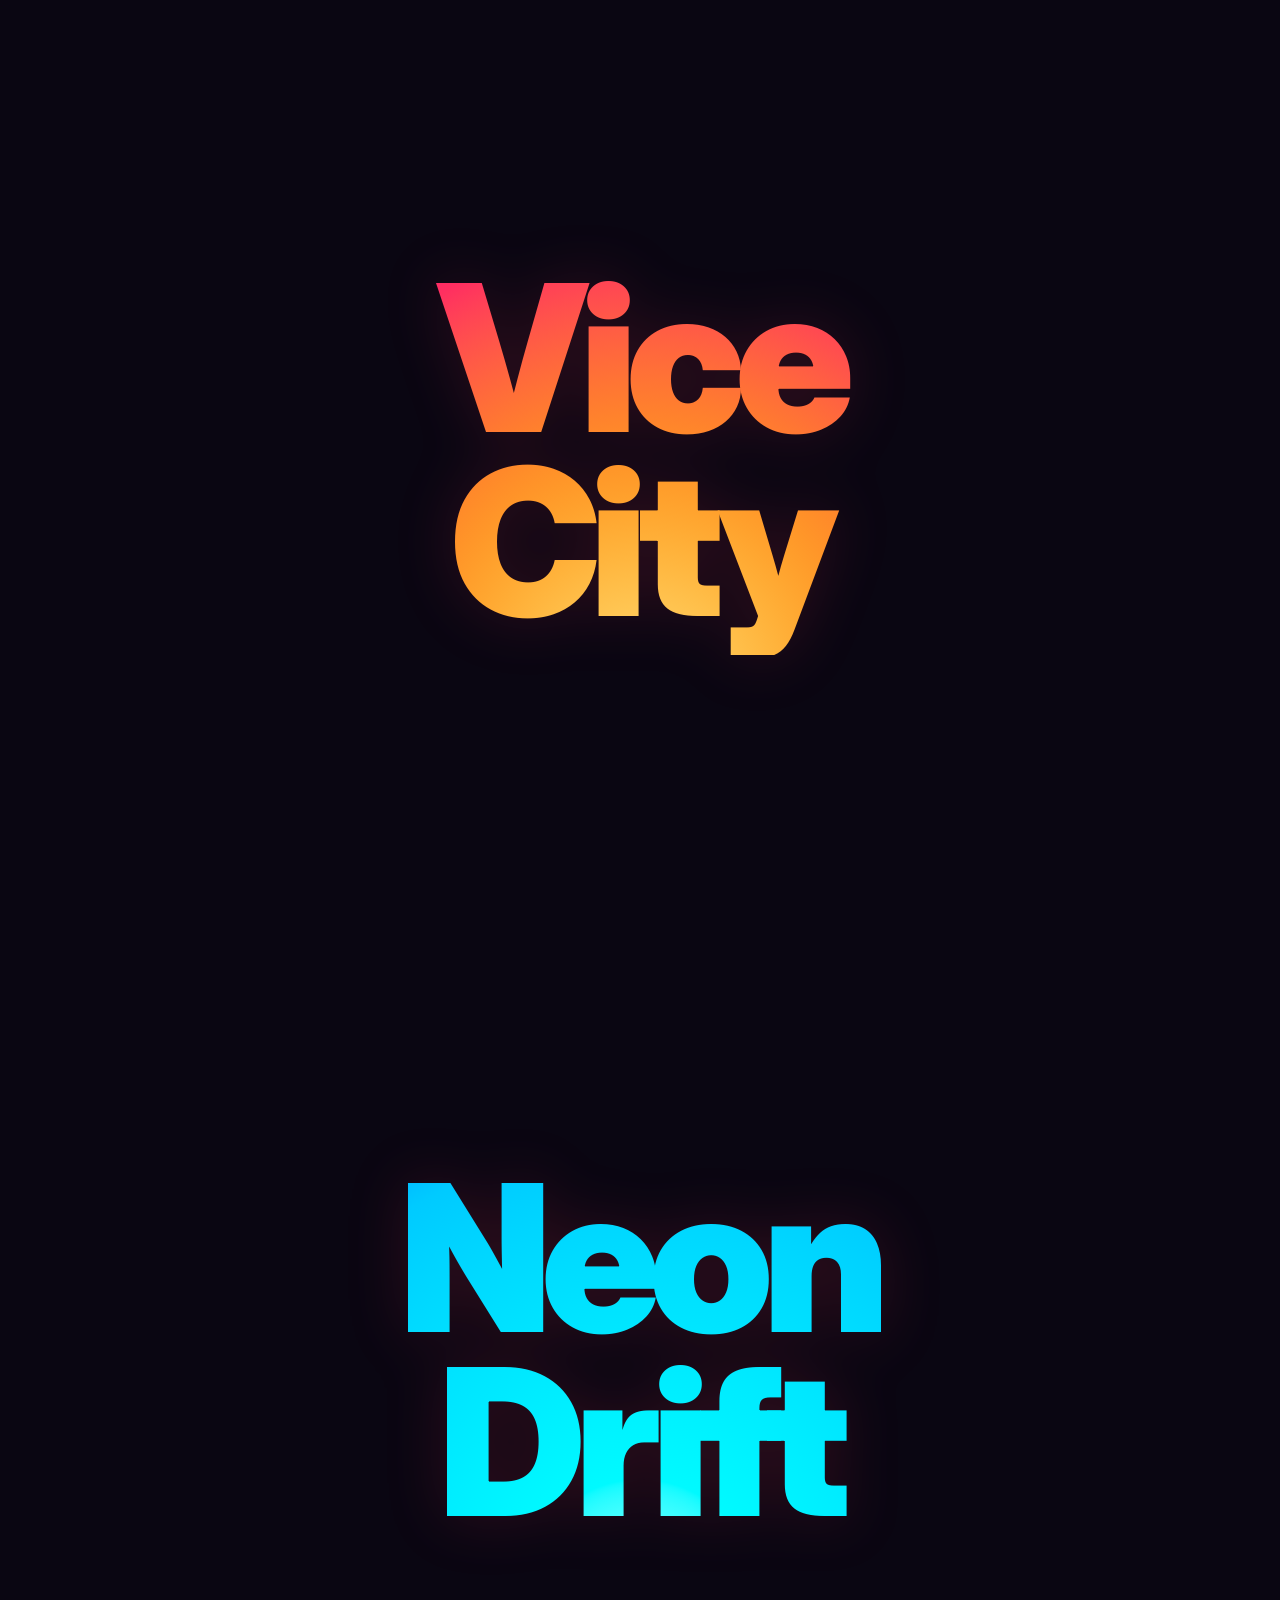
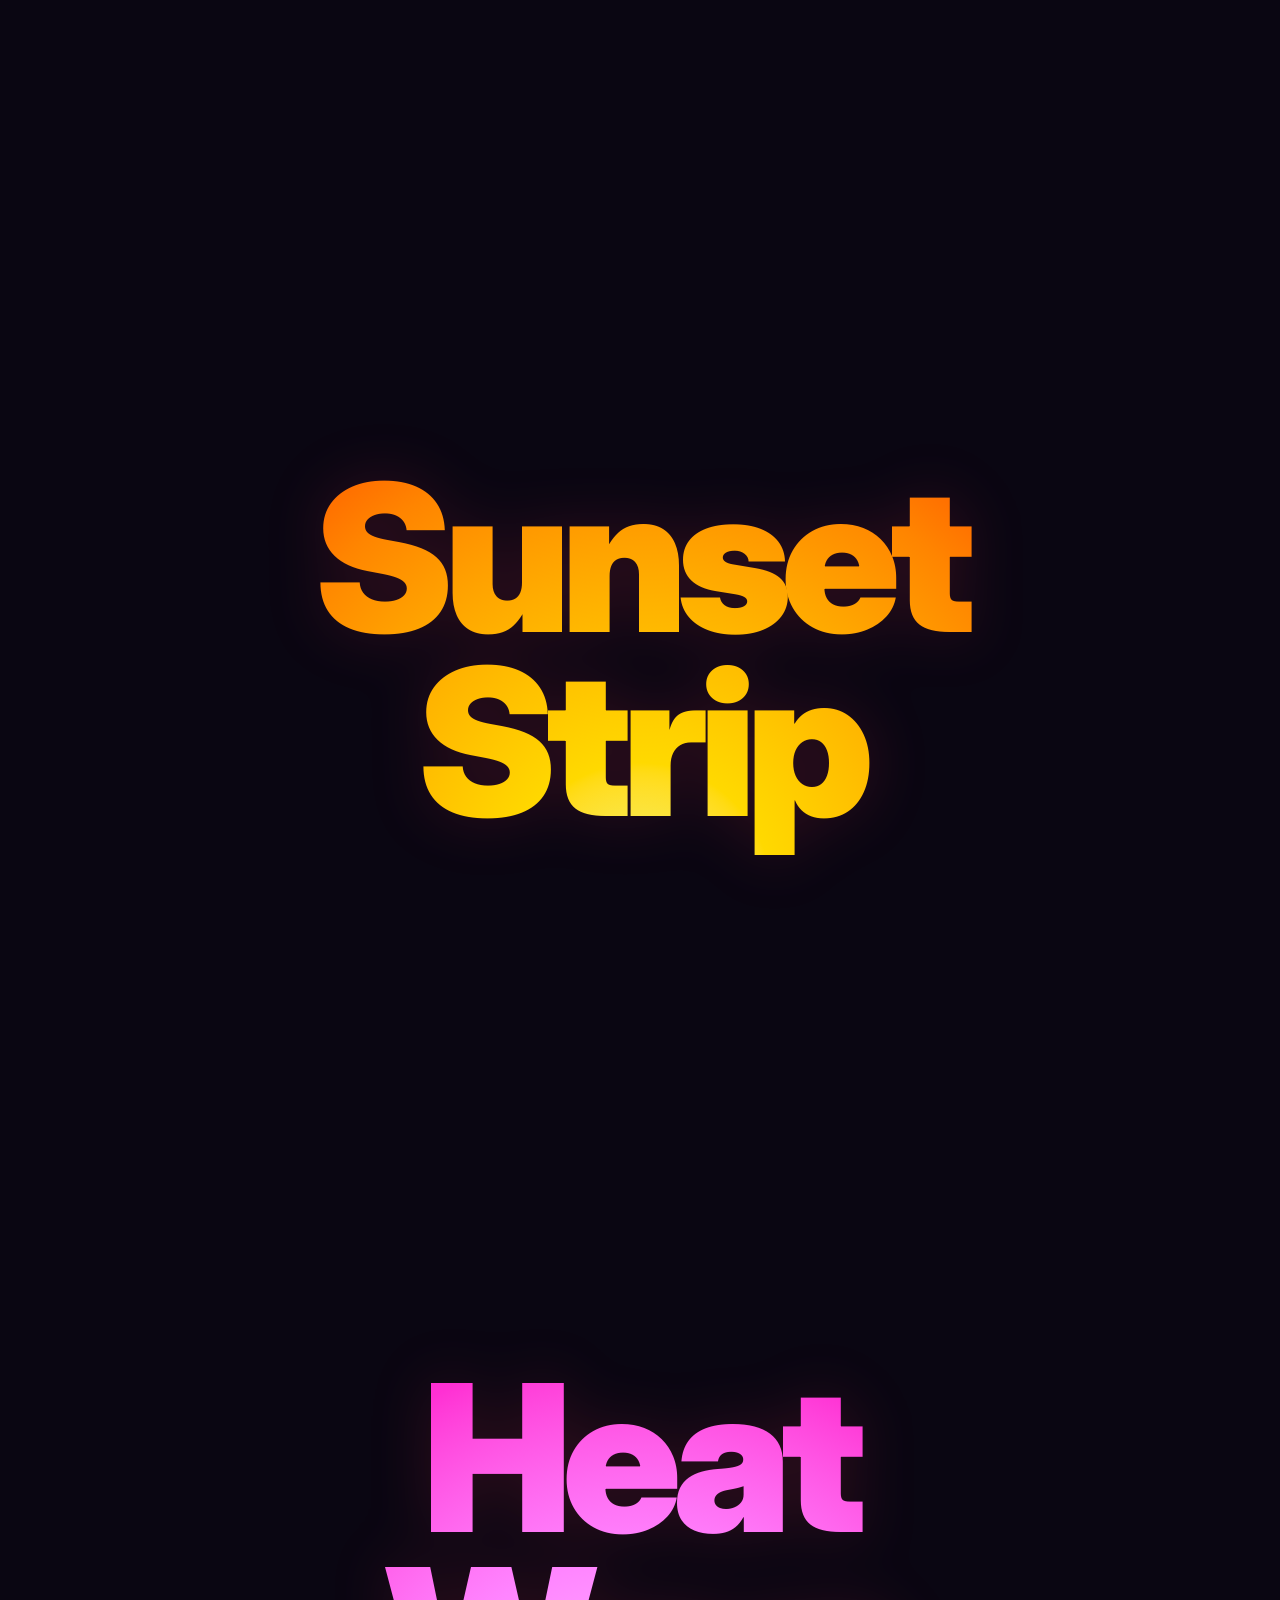
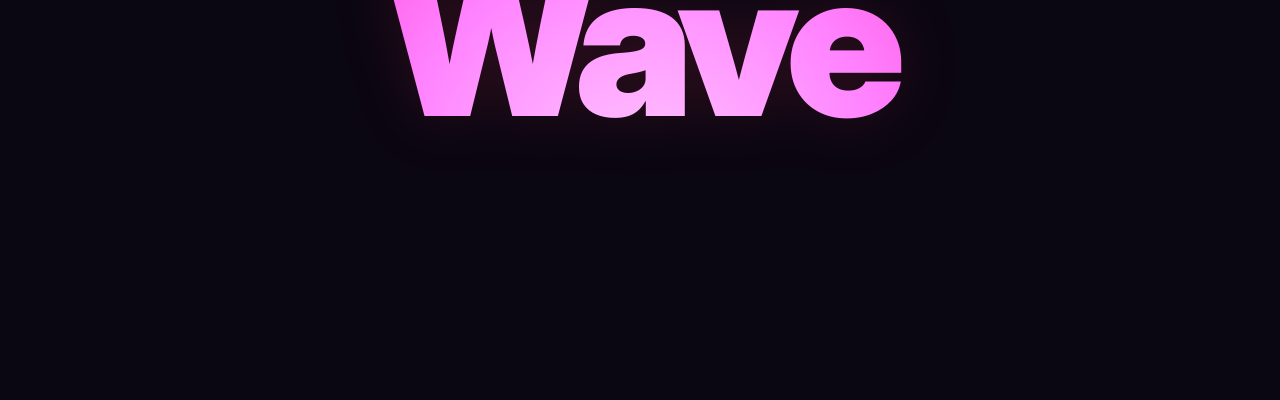
<file: fixed_gradient_scroll.html>
<!DOCTYPE html>
<html lang="en">
<head>
    <meta charset="UTF-8">
    <meta name="viewport" content="width=device-width, initial-scale=1.0">
    <title>Gradient Scroll Animation</title>
    <style>
        @import url("https://fonts.googleapis.com/css2?family=Inter+Tight:wght@400;500;600;700;800;900&family=Inter:wght@400;500;600;900&family=JetBrains+Mono:wght@400;500&display=swap");

        * {
            margin: 0;
            padding: 0;
            box-sizing: border-box;
        }

        body {
            background: #0a0612;
            color: #fff;
            font-family: 'Inter', sans-serif;
            overflow-x: hidden;
            -webkit-font-smoothing: antialiased;
        }

        main { 
            position: relative; 
            z-index: 2; 
        }

        section {
            min-height: 100vh;
            display: flex;
            align-items: center;
            justify-content: center;
            padding: 0 6vw;
        }

        .headline {
            font-weight: 900;
            font-size: clamp(72px, 16vw, 260px);
            line-height: .9;
            padding: 0.1em 0.05em;
            letter-spacing: -0.05em;
            text-align: center;
            user-select: none;

            --gy: 50vh;

            background-image: radial-gradient(
                in oklch circle at 50% var(--gy),
                oklch(0.92 0.13 85)   0vh,
                oklch(0.72 0.27 18)   50vh,
                oklch(0.42 0.18 320)  90vh,
                oklch(0.18 0.06 280 / 0) 150vh
            );
            background-clip: text;
            color: transparent;

            filter: drop-shadow(0 0 30px oklch(0.7 0.25 20 / 0.15));
        }

        section:nth-child(2) .headline {
            background-image: radial-gradient(
                in oklch circle at 50% var(--gy),
                oklch(0.95 0.12 200)  0vh,
                oklch(0.75 0.25 220)  50vh,
                oklch(0.40 0.20 280)  90vh,
                oklch(0.15 0.08 260 / 0) 150vh
            );
        }

        section:nth-child(3) .headline {
            background-image: radial-gradient(
                in oklch circle at 50% var(--gy),
                oklch(0.94 0.16 110)  0vh,
                oklch(0.78 0.24 60)   50vh,
                oklch(0.45 0.22 25)   90vh,
                oklch(0.18 0.08 350 / 0) 150vh
            );
        }

        section:nth-child(4) .headline {
            background-image: radial-gradient(
                in oklch circle at 50% var(--gy),
                oklch(0.93 0.14 320)  0vh,
                oklch(0.70 0.28 340)  50vh,
                oklch(0.38 0.22 295)  90vh,
                oklch(0.15 0.08 290 / 0) 150vh
            );
        }
    </style>
</head>
<body>
    <main>
        <section><h1 class="headline">Vice<br>City</h1></section>
        <section><h1 class="headline">Neon<br>Drift</h1></section>
        <section><h1 class="headline">Sunset<br>Strip</h1></section>
        <section><h1 class="headline">Heat<br>Wave</h1></section>
    </main>

    <script type="module">
        import gsap from "https://esm.sh/gsap";
        import { ScrollTrigger } from "https://esm.sh/gsap/ScrollTrigger/";
        
        gsap.registerPlugin(ScrollTrigger);

        document.querySelectorAll(".headline").forEach((el) => {
            gsap.fromTo(el,
                { "--gy": "140vh" },
                {
                    "--gy": "-40vh",
                    ease: "none",
                    scrollTrigger: {
                        trigger: el,
                        start: "top bottom",
                        end: "bottom top",
                        scrub: 0.6,
                    }
                }
            );
        });
    </script>
</body>
</html>
</file>
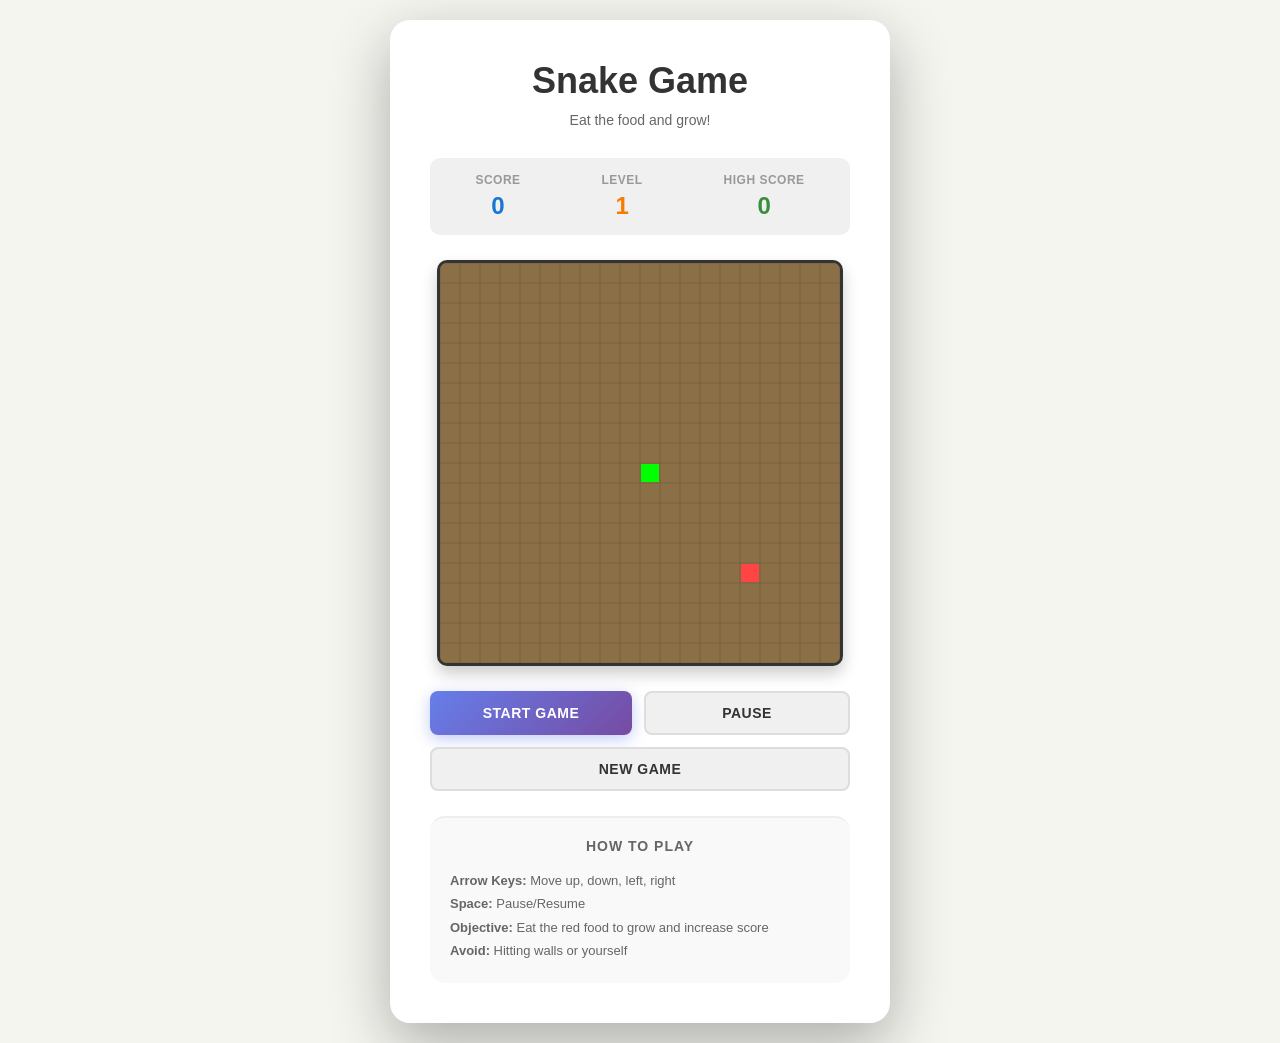
<file: snake-game.html>
<!DOCTYPE html>
<html lang="en">
<head>
    <meta charset="UTF-8">
    <meta name="viewport" content="width=device-width, initial-scale=1.0">
    <title>Snake Game</title>
    <style>
        * {
            margin: 0;
            padding: 0;
            box-sizing: border-box;
        }

        body {
            font-family: 'Segoe UI', Tahoma, Geneva, Verdana, sans-serif;
            background: #f5f5f0;
            min-height: 100vh;
            display: flex;
            justify-content: center;
            align-items: center;
            padding: 20px;
        }

        .container {
            background: white;
            border-radius: 20px;
            box-shadow: 0 20px 60px rgba(0, 0, 0, 0.3);
            padding: 40px;
            max-width: 500px;
            width: 100%;
            text-align: center;
        }

        h1 {
            color: #333;
            margin-bottom: 10px;
            font-size: 36px;
            font-weight: 700;
        }

        .subtitle {
            color: #666;
            margin-bottom: 30px;
            font-size: 14px;
            font-weight: 400;
        }

        .info-bar {
            display: flex;
            justify-content: space-around;
            gap: 20px;
            margin-bottom: 25px;
            background: #f0f0f0;
            padding: 15px;
            border-radius: 10px;
        }

        .info-item {
            display: flex;
            flex-direction: column;
            align-items: center;
        }

        .info-label {
            font-size: 12px;
            color: #999;
            font-weight: 600;
            text-transform: uppercase;
            margin-bottom: 5px;
            letter-spacing: 0.5px;
        }

        .info-value {
            font-size: 24px;
            font-weight: 700;
            color: #333;
        }

        .info-value.score {
            color: #1976d2;
        }

        .info-value.level {
            color: #f57c00;
        }

        .info-value.highscore {
            color: #388e3c;
        }

        #gameCanvas {
            background: #8B6F47;
            border: 3px solid #333;
            border-radius: 10px;
            display: block;
            margin: 0 auto 25px;
            box-shadow: 0 8px 16px rgba(0, 0, 0, 0.2);
        }

        .button-group {
            display: flex;
            gap: 12px;
            margin-bottom: 20px;
            flex-wrap: wrap;
            justify-content: center;
        }

        button {
            padding: 12px 24px;
            font-size: 14px;
            font-weight: 600;
            border: none;
            border-radius: 8px;
            cursor: pointer;
            transition: all 0.3s ease;
            text-transform: uppercase;
            letter-spacing: 0.5px;
            flex: 1;
            min-width: 140px;
        }

        .btn-primary {
            background: linear-gradient(135deg, #667eea 0%, #764ba2 100%);
            color: white;
            box-shadow: 0 4px 15px rgba(102, 126, 234, 0.4);
        }

        .btn-primary:hover {
            transform: translateY(-2px);
            box-shadow: 0 6px 20px rgba(102, 126, 234, 0.6);
        }

        .btn-primary:active {
            transform: translateY(0);
        }

        .btn-secondary {
            background: #f0f0f0;
            color: #333;
            border: 2px solid #ddd;
        }

        .btn-secondary:hover {
            background: #e8e8e8;
            border-color: #bbb;
        }

        .btn-secondary:active {
            transform: scale(0.98);
        }

        .controls {
            background: #f9f9f9;
            border-radius: 15px;
            padding: 20px;
            margin-top: 25px;
            border-top: 2px solid #eee;
        }

        .controls-title {
            font-size: 14px;
            font-weight: 600;
            color: #666;
            text-transform: uppercase;
            margin-bottom: 15px;
            letter-spacing: 1px;
        }

        .controls-text {
            font-size: 13px;
            color: #666;
            line-height: 1.8;
            text-align: left;
        }

        .modal {
            display: none;
            position: fixed;
            top: 0;
            left: 0;
            width: 100%;
            height: 100%;
            background: rgba(0, 0, 0, 0.5);
            align-items: center;
            justify-content: center;
            z-index: 1000;
        }

        .modal.show {
            display: flex;
        }

        .modal-content {
            background: white;
            padding: 40px;
            border-radius: 20px;
            text-align: center;
            box-shadow: 0 10px 40px rgba(0, 0, 0, 0.3);
            max-width: 400px;
            animation: slideIn 0.3s ease;
        }

        @keyframes slideIn {
            from {
                transform: translateY(-20px);
                opacity: 0;
            }
            to {
                transform: translateY(0);
                opacity: 1;
            }
        }

        .modal-title {
            font-size: 28px;
            font-weight: 700;
            margin-bottom: 15px;
            color: #333;
        }

        .modal-message {
            font-size: 16px;
            color: #666;
            margin-bottom: 10px;
            line-height: 1.5;
        }

        .modal-score {
            font-size: 32px;
            font-weight: 700;
            color: #1976d2;
            margin: 20px 0;
        }

        .modal-button {
            padding: 12px 40px;
            font-size: 14px;
            font-weight: 600;
            background: linear-gradient(135deg, #667eea 0%, #764ba2 100%);
            color: white;
            border: none;
            border-radius: 8px;
            cursor: pointer;
            text-transform: uppercase;
            letter-spacing: 0.5px;
            transition: all 0.3s ease;
            margin-top: 20px;
        }

        .modal-button:hover {
            transform: translateY(-2px);
            box-shadow: 0 6px 20px rgba(102, 126, 234, 0.6);
        }

        @media (max-width: 480px) {
            .container {
                padding: 20px;
            }

            h1 {
                font-size: 28px;
                margin-bottom: 5px;
            }

            #gameCanvas {
                width: 100% !important;
                height: auto !important;
            }

            button {
                min-width: 120px;
                padding: 10px 20px;
                font-size: 12px;
            }

            .info-bar {
                gap: 10px;
            }
        }
    </style>
</head>
<body>
    <div class="container">
        <h1>Snake Game</h1>
        <p class="subtitle">Eat the food and grow!</p>

        <div class="info-bar">
            <div class="info-item">
                <div class="info-label">Score</div>
                <div class="info-value score" id="score">0</div>
            </div>
            <div class="info-item">
                <div class="info-label">Level</div>
                <div class="info-value level" id="level">1</div>
            </div>
            <div class="info-item">
                <div class="info-label">High Score</div>
                <div class="info-value highscore" id="highScore">0</div>
            </div>
        </div>

        <canvas id="gameCanvas" width="400" height="400"></canvas>

        <div class="button-group">
            <button class="btn-primary" id="startBtn">Start Game</button>
            <button class="btn-secondary" id="pauseBtn">Pause</button>
            <button class="btn-secondary" id="resetBtn">New Game</button>
        </div>

        <div class="controls">
            <div class="controls-title">How to Play</div>
            <div class="controls-text">
                <strong>Arrow Keys:</strong> Move up, down, left, right<br>
                <strong>Space:</strong> Pause/Resume<br>
                <strong>Objective:</strong> Eat the red food to grow and increase score<br>
                <strong>Avoid:</strong> Hitting walls or yourself
            </div>
        </div>
    </div>

    <div class="modal" id="gameOverModal">
        <div class="modal-content">
            <div class="modal-title" id="modalTitle">Game Over!</div>
            <div class="modal-message" id="modalMessage">You hit a wall or yourself.</div>
            <div class="modal-score" id="modalScore">Score: 0</div>
            <button class="modal-button" id="modalButton">Play Again</button>
        </div>
    </div>

    <script>
        const canvas = document.getElementById('gameCanvas');
        const ctx = canvas.getContext('2d');
        const scoreEl = document.getElementById('score');
        const levelEl = document.getElementById('level');
        const highScoreEl = document.getElementById('highScore');
        const startBtn = document.getElementById('startBtn');
        const pauseBtn = document.getElementById('pauseBtn');
        const resetBtn = document.getElementById('resetBtn');
        const gameOverModal = document.getElementById('gameOverModal');
        const modalTitle = document.getElementById('modalTitle');
        const modalMessage = document.getElementById('modalMessage');
        const modalScore = document.getElementById('modalScore');
        const modalButton = document.getElementById('modalButton');

        // Game variables
        const gridSize = 20;
        const tileCount = canvas.width / gridSize;
        let snake = [{ x: 10, y: 10 }];
        let food = { x: 15, y: 15 };
        let direction = { x: 1, y: 0 };
        let nextDirection = { x: 1, y: 0 };
        let score = 0;
        let level = 1;
        let highScore = localStorage.getItem('snakeHighScore') || 0;
        let gameActive = false;
        let gamePaused = false;
        let gameSpeed = 150;

        // Initialize
        loadHighScore();
        drawGame();

        // Event listeners
        startBtn.addEventListener('click', startGame);
        pauseBtn.addEventListener('click', togglePause);
        resetBtn.addEventListener('click', resetGame);
        modalButton.addEventListener('click', () => {
            gameOverModal.classList.remove('show');
            resetGame();
            startGame();
        });

        document.addEventListener('keydown', (e) => {
            if (e.key === ' ') {
                e.preventDefault();
                togglePause();
                return;
            }

            const key = e.key.toLowerCase();
            if (key === 'arrowup' || key === 'w') {
                if (direction.y === 0) nextDirection = { x: 0, y: -1 };
            } else if (key === 'arrowdown' || key === 's') {
                if (direction.y === 0) nextDirection = { x: 0, y: 1 };
            } else if (key === 'arrowleft' || key === 'a') {
                if (direction.x === 0) nextDirection = { x: -1, y: 0 };
            } else if (key === 'arrowright' || key === 'd') {
                if (direction.x === 0) nextDirection = { x: 1, y: 0 };
            }
        });

        function startGame() {
            if (!gameActive) {
                gameActive = true;
                gamePaused = false;
                startBtn.textContent = 'Resume';
                pauseBtn.disabled = false;
                gameLoop();
            }
        }

        function togglePause() {
            if (gameActive) {
                gamePaused = !gamePaused;
                pauseBtn.textContent = gamePaused ? 'Resume' : 'Pause';
                if (!gamePaused) {
                    gameLoop();
                }
            }
        }

        function resetGame() {
            snake = [{ x: 10, y: 10 }];
            direction = { x: 1, y: 0 };
            nextDirection = { x: 1, y: 0 };
            score = 0;
            level = 1;
            gameSpeed = 150;
            gameActive = false;
            gamePaused = false;
            startBtn.textContent = 'Start Game';
            pauseBtn.textContent = 'Pause';
            pauseBtn.disabled = true;
            generateFood();
            updateUI();
            drawGame();
        }

        function gameLoop() {
            if (!gameActive || gamePaused) return;

            direction = nextDirection;

            // Move snake
            const head = { x: snake[0].x + direction.x, y: snake[0].y + direction.y };

            // Check collision with walls
            if (head.x < 0 || head.x >= tileCount || head.y < 0 || head.y >= tileCount) {
                endGame();
                return;
            }

            // Check collision with itself
            for (let segment of snake) {
                if (head.x === segment.x && head.y === segment.y) {
                    endGame();
                    return;
                }
            }

            snake.unshift(head);

            // Check if food is eaten
            if (head.x === food.x && head.y === food.y) {
                score += 10 * level;
                level = Math.floor(score / 100) + 1;
                gameSpeed = Math.max(50, 100 - (level - 1) * 5);
                generateFood();
            } else {
                snake.pop();
            }

            updateUI();
            drawGame();

            setTimeout(gameLoop, gameSpeed);
        }

        function generateFood() {
            let newFood;
            let validPosition = false;

            while (!validPosition) {
                newFood = {
                    x: Math.floor(Math.random() * tileCount),
                    y: Math.floor(Math.random() * tileCount)
                };

                validPosition = !snake.some(segment => 
                    segment.x === newFood.x && segment.y === newFood.y
                );
            }

            food = newFood;
        }

        function drawGame() {
            // Clear canvas
            ctx.fillStyle = '#8B6F47';
            ctx.fillRect(0, 0, canvas.width, canvas.height);

            // Draw grid
            ctx.strokeStyle = '#6B5637';
            ctx.lineWidth = 0.5;
            for (let i = 0; i <= tileCount; i++) {
                ctx.beginPath();
                ctx.moveTo(i * gridSize, 0);
                ctx.lineTo(i * gridSize, canvas.height);
                ctx.stroke();

                ctx.beginPath();
                ctx.moveTo(0, i * gridSize);
                ctx.lineTo(canvas.width, i * gridSize);
                ctx.stroke();
            }

            // Draw food
            ctx.fillStyle = '#ff4444';
            ctx.fillRect(food.x * gridSize + 1, food.y * gridSize + 1, gridSize - 2, gridSize - 2);

            // Draw snake
            for (let i = 0; i < snake.length; i++) {
                if (i === 0) {
                    ctx.fillStyle = '#00ff00';
                } else {
                    ctx.fillStyle = '#00cc00';
                }
                ctx.fillRect(
                    snake[i].x * gridSize + 1,
                    snake[i].y * gridSize + 1,
                    gridSize - 2,
                    gridSize - 2
                );
            }
        }

        function updateUI() {
            scoreEl.textContent = score;
            levelEl.textContent = level;
            if (score > highScore) {
                highScore = score;
                saveHighScore();
            }
            highScoreEl.textContent = highScore;
        }

        function endGame() {
            gameActive = false;
            gamePaused = false;
            modalTitle.textContent = 'Game Over!';
            modalMessage.textContent = 'You hit a wall or yourself.';
            modalScore.textContent = `Score: ${score}`;
            gameOverModal.classList.add('show');
        }

        function saveHighScore() {
            localStorage.setItem('snakeHighScore', highScore);
        }

        function loadHighScore() {
            highScoreEl.textContent = highScore;
        }
    </script>
</body>
</html>
</file>
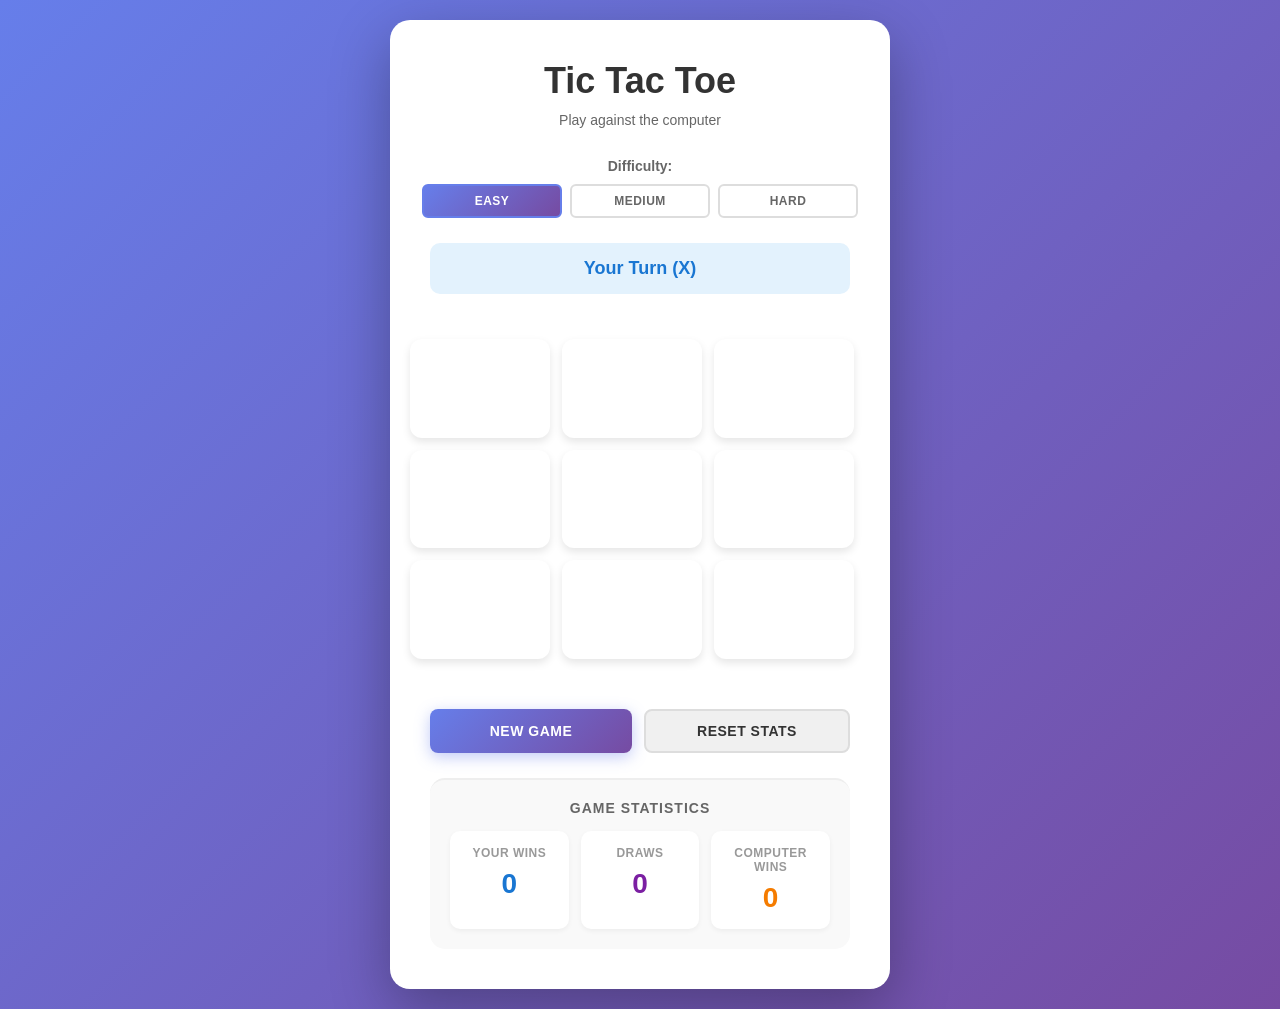
<file: tic-tac-toe.html>
<!DOCTYPE html>
<html lang="en">
<head>
    <meta charset="UTF-8">
    <meta name="viewport" content="width=device-width, initial-scale=1.0">
    <title>Tic Tac Toe Game</title>
    <style>
        * {
            margin: 0;
            padding: 0;
            box-sizing: border-box;
        }

        body {
            font-family: 'Segoe UI', Tahoma, Geneva, Verdana, sans-serif;
            background: linear-gradient(135deg, #667eea 0%, #764ba2 100%);
            min-height: 100vh;
            display: flex;
            justify-content: center;
            align-items: center;
            padding: 20px;
        }

        .container {
            background: white;
            border-radius: 20px;
            box-shadow: 0 20px 60px rgba(0, 0, 0, 0.3);
            padding: 40px;
            max-width: 500px;
            width: 100%;
            text-align: center;
        }

        h1 {
            color: #333;
            margin-bottom: 10px;
            font-size: 36px;
            font-weight: 700;
        }

        .subtitle {
            color: #666;
            margin-bottom: 30px;
            font-size: 14px;
            font-weight: 400;
        }

        .status-bar {
            background: #f0f0f0;
            padding: 15px;
            border-radius: 10px;
            margin-bottom: 25px;
            font-size: 18px;
            font-weight: 600;
            min-height: 50px;
            display: flex;
            align-items: center;
            justify-content: center;
            color: #333;
        }

        .status-bar.x-turn {
            background: #e3f2fd;
            color: #1976d2;
        }

        .status-bar.o-turn {
            background: #fff3e0;
            color: #f57c00;
        }

        .status-bar.x-wins {
            background: #e8f5e9;
            color: #388e3c;
        }

        .status-bar.o-wins {
            background: #ffebee;
            color: #d32f2f;
        }

        .status-bar.draw {
            background: #f3e5f5;
            color: #7b1fa2;
        }

        .game-board {
            display: grid;
            grid-template-columns: repeat(3, 1fr);
            gap: 12px;
            margin-bottom: 30px;
            background: transparent;
            padding: 20px;
            border-radius: 15px;
            box-shadow: none;
            width: 100%;
            max-width: 360px;
            margin-left: -40px;
            margin-right: auto;
            aspect-ratio: 1;
        }

        .cell {
            width: 100%;
            height: 100%;
            background: white;
            border: none;
            border-radius: 12px;
            font-size: 48px;
            font-weight: 700;
            cursor: pointer;
            transition: all 0.2s ease;
            color: #333;
            display: flex;
            align-items: center;
            justify-content: center;
            margin: 0;
            box-shadow: 0 4px 8px rgba(0, 0, 0, 0.1);
        }

        .cell:hover:not(.disabled) {
            background: #f5f5f5;
            transform: scale(0.95);
            box-shadow: 0 6px 12px rgba(0, 0, 0, 0.15);
        }

        .cell:active:not(.disabled) {
            transform: scale(0.9);
        }

        .cell.disabled {
            cursor: not-allowed;
        }

        .cell.x {
            color: #1976d2;
            font-weight: 700;
        }

        .cell.o {
            color: #f57c00;
            font-weight: 700;
        }

        .cell.winner {
            background: #fff59d;
            color: #f57f17;
            box-shadow: 0 0 20px rgba(245, 127, 23, 0.4);
        }

        .button-group {
            display: flex;
            gap: 12px;
            margin-bottom: 25px;
            flex-wrap: wrap;
            justify-content: center;
        }

        button {
            padding: 12px 24px;
            font-size: 14px;
            font-weight: 600;
            border: none;
            border-radius: 8px;
            cursor: pointer;
            transition: all 0.3s ease;
            text-transform: uppercase;
            letter-spacing: 0.5px;
            flex: 1;
            min-width: 140px;
        }

        .btn-primary {
            background: linear-gradient(135deg, #667eea 0%, #764ba2 100%);
            color: white;
            box-shadow: 0 4px 15px rgba(102, 126, 234, 0.4);
        }

        .btn-primary:hover {
            transform: translateY(-2px);
            box-shadow: 0 6px 20px rgba(102, 126, 234, 0.6);
        }

        .btn-primary:active {
            transform: translateY(0);
        }

        .btn-secondary {
            background: #f0f0f0;
            color: #333;
            border: 2px solid #ddd;
        }

        .btn-secondary:hover {
            background: #e8e8e8;
            border-color: #bbb;
        }

        .btn-secondary:active {
            transform: scale(0.98);
        }

        .stats-container {
            background: #f9f9f9;
            border-radius: 15px;
            padding: 20px;
            border-top: 2px solid #eee;
            margin-top: 25px;
        }

        .stats-title {
            font-size: 14px;
            font-weight: 600;
            color: #666;
            text-transform: uppercase;
            margin-bottom: 15px;
            letter-spacing: 1px;
        }

        .stats-grid {
            display: grid;
            grid-template-columns: repeat(3, 1fr);
            gap: 12px;
        }

        .stat-box {
            background: white;
            padding: 15px;
            border-radius: 10px;
            box-shadow: 0 2px 5px rgba(0, 0, 0, 0.05);
        }

        .stat-label {
            font-size: 12px;
            color: #999;
            margin-bottom: 8px;
            font-weight: 600;
            text-transform: uppercase;
            letter-spacing: 0.5px;
        }

        .stat-value {
            font-size: 28px;
            font-weight: 700;
            color: #333;
        }

        .stat-box.x-stat .stat-value {
            color: #1976d2;
        }

        .stat-box.o-stat .stat-value {
            color: #f57c00;
        }

        .stat-box.draw-stat .stat-value {
            color: #7b1fa2;
        }

        .difficulty {
            margin: 25px 0;
            display: flex;
            gap: 10px;
            justify-content: center;
            align-items: center;
            flex-wrap: wrap;
        }

        .difficulty-label {
            font-size: 14px;
            font-weight: 600;
            color: #666;
        }

        .difficulty-buttons {
            display: flex;
            gap: 8px;
        }

        .difficulty-btn {
            padding: 8px 16px;
            font-size: 12px;
            border: 2px solid #ddd;
            background: white;
            border-radius: 6px;
            cursor: pointer;
            transition: all 0.3s ease;
            font-weight: 600;
            color: #666;
        }

        .difficulty-btn:hover {
            border-color: #667eea;
            color: #667eea;
        }

        .difficulty-btn.active {
            background: linear-gradient(135deg, #667eea 0%, #764ba2 100%);
            color: white;
            border-color: #667eea;
        }

        .modal {
            display: none;
            position: fixed;
            top: 0;
            left: 0;
            width: 100%;
            height: 100%;
            background: rgba(0, 0, 0, 0.5);
            align-items: center;
            justify-content: center;
            z-index: 1000;
        }

        .modal.show {
            display: flex;
        }

        .modal-content {
            background: white;
            padding: 40px;
            border-radius: 20px;
            text-align: center;
            box-shadow: 0 10px 40px rgba(0, 0, 0, 0.3);
            max-width: 400px;
            animation: slideIn 0.3s ease;
        }

        @keyframes slideIn {
            from {
                transform: translateY(-20px);
                opacity: 0;
            }
            to {
                transform: translateY(0);
                opacity: 1;
            }
        }

        .modal-title {
            font-size: 28px;
            font-weight: 700;
            margin-bottom: 15px;
            color: #333;
        }

        .modal-message {
            font-size: 16px;
            color: #666;
            margin-bottom: 25px;
            line-height: 1.5;
        }

        .modal-button {
            padding: 12px 40px;
            font-size: 14px;
            font-weight: 600;
            background: linear-gradient(135deg, #667eea 0%, #764ba2 100%);
            color: white;
            border: none;
            border-radius: 8px;
            cursor: pointer;
            text-transform: uppercase;
            letter-spacing: 0.5px;
            transition: all 0.3s ease;
        }

        .modal-button:hover {
            transform: translateY(-2px);
            box-shadow: 0 6px 20px rgba(102, 126, 234, 0.6);
        }

        @media (max-width: 480px) {
            .container {
                padding: 20px;
            }

            h1 {
                font-size: 28px;
                margin-bottom: 5px;
            }

            .game-board {
                max-width: 280px;
            }

            .cell {
                font-size: 36px;
            }

            button {
                min-width: 120px;
                padding: 10px 20px;
                font-size: 12px;
            }

            .stats-grid {
                grid-template-columns: 1fr;
            }

            .button-group {
                flex-direction: column;
            }
        }
    </style>
</head>
<body>
    <div class="container">
        <h1>Tic Tac Toe</h1>
        <p class="subtitle">Play against the computer</p>

        <div class="difficulty">
            <span class="difficulty-label">Difficulty:</span>
            <div class="difficulty-buttons">
                <button class="difficulty-btn active" data-level="easy">Easy</button>
                <button class="difficulty-btn" data-level="medium">Medium</button>
                <button class="difficulty-btn" data-level="hard">Hard</button>
            </div>
        </div>

        <div class="status-bar x-turn" id="statusBar">Current Player: X</div>

        <div class="game-board" id="gameBoard">
            <button class="cell" data-index="0"></button>
            <button class="cell" data-index="1"></button>
            <button class="cell" data-index="2"></button>
            <button class="cell" data-index="3"></button>
            <button class="cell" data-index="4"></button>
            <button class="cell" data-index="5"></button>
            <button class="cell" data-index="6"></button>
            <button class="cell" data-index="7"></button>
            <button class="cell" data-index="8"></button>
        </div>

        <div class="button-group">
            <button class="btn-primary" id="newGameBtn">New Game</button>
            <button class="btn-secondary" id="resetStatsBtn">Reset Stats</button>
        </div>

        <div class="stats-container">
            <div class="stats-title">Game Statistics</div>
            <div class="stats-grid">
                <div class="stat-box x-stat">
                    <div class="stat-label">Your Wins</div>
                    <div class="stat-value" id="xWins">0</div>
                </div>
                <div class="stat-box draw-stat">
                    <div class="stat-label">Draws</div>
                    <div class="stat-value" id="draws">0</div>
                </div>
                <div class="stat-box o-stat">
                    <div class="stat-label">Computer Wins</div>
                    <div class="stat-value" id="oWins">0</div>
                </div>
            </div>
        </div>
    </div>

    <div class="modal" id="resultModal">
        <div class="modal-content">
            <div class="modal-title" id="modalTitle">You Won!</div>
            <div class="modal-message" id="modalMessage">Congratulations! You defeated the computer.</div>
            <button class="modal-button" id="modalButton">Play Again</button>
        </div>
    </div>

    <script>
        const gameBoard = document.getElementById('gameBoard');
        const statusBar = document.getElementById('statusBar');
        const cells = document.querySelectorAll('.cell');
        const newGameBtn = document.getElementById('newGameBtn');
        const resetStatsBtn = document.getElementById('resetStatsBtn');
        const xWinsEl = document.getElementById('xWins');
        const oWinsEl = document.getElementById('oWins');
        const drawsEl = document.getElementById('draws');
        const difficultyBtns = document.querySelectorAll('.difficulty-btn');
        const resultModal = document.getElementById('resultModal');
        const modalTitle = document.getElementById('modalTitle');
        const modalMessage = document.getElementById('modalMessage');
        const modalButton = document.getElementById('modalButton');

        let board = ['', '', '', '', '', '', '', '', ''];
        let currentPlayer = 'X';
        let gameActive = true;
        let difficulty = 'easy';
        let stats = {
            x: 0,
            o: 0,
            draws: 0
        };

        const winningCombinations = [
            [0, 1, 2],
            [3, 4, 5],
            [6, 7, 8],
            [0, 3, 6],
            [1, 4, 7],
            [2, 5, 8],
            [0, 4, 8],
            [2, 4, 6]
        ];

        // Initialize game
        loadStats();
        updateStatusBar();

        // Event listeners
        cells.forEach(cell => {
            cell.addEventListener('click', handleCellClick);
        });

        newGameBtn.addEventListener('click', resetGame);
        resetStatsBtn.addEventListener('click', resetAllStats);
        modalButton.addEventListener('click', () => {
            resultModal.classList.remove('show');
            resetGame();
        });

        difficultyBtns.forEach(btn => {
            btn.addEventListener('click', (e) => {
                difficultyBtns.forEach(b => b.classList.remove('active'));
                e.target.classList.add('active');
                difficulty = e.target.dataset.level;
                resetGame();
            });
        });

        // Game functions
        function handleCellClick(e) {
            const cell = e.target;
            const index = parseInt(cell.dataset.index);

            if (board[index] !== '' || !gameActive || currentPlayer !== 'X') {
                return;
            }

            makeMove(index, 'X');

            if (checkGameEnd()) {
                return;
            }

            currentPlayer = 'O';
            updateStatusBar();

            setTimeout(() => {
                computerMove();
                if (!checkGameEnd()) {
                    currentPlayer = 'X';
                    updateStatusBar();
                }
            }, 500);
        }

        function computerMove() {
            const availableMoves = board
                .map((cell, index) => (cell === '' ? index : null))
                .filter(val => val !== null);

            if (availableMoves.length === 0) {
                return;
            }

            let move;

            if (difficulty === 'easy') {
                move = availableMoves[Math.floor(Math.random() * availableMoves.length)];
            } else if (difficulty === 'medium') {
                if (Math.random() < 0.5) {
                    move = findWinningMove('O') || findBlockingMove('X') || 
                           availableMoves[Math.floor(Math.random() * availableMoves.length)];
                } else {
                    move = availableMoves[Math.floor(Math.random() * availableMoves.length)];
                }
            } else {
                move = findWinningMove('O') || findBlockingMove('X') || findBestMove();
            }

            makeMove(move, 'O');
        }

        function findWinningMove(player) {
            for (let i = 0; i < 9; i++) {
                if (board[i] === '') {
                    board[i] = player;
                    if (checkWinner(player)) {
                        board[i] = '';
                        return i;
                    }
                    board[i] = '';
                }
            }
            return null;
        }

        function findBlockingMove(player) {
            for (let i = 0; i < 9; i++) {
                if (board[i] === '') {
                    board[i] = player;
                    if (checkWinner(player)) {
                        board[i] = '';
                        return i;
                    }
                    board[i] = '';
                }
            }
            return null;
        }

        function findBestMove() {
            const center = 4;
            const corners = [0, 2, 6, 8];
            const sides = [1, 3, 5, 7];

            if (board[center] === '') return center;

            const availableCorners = corners.filter(i => board[i] === '');
            if (availableCorners.length > 0) {
                return availableCorners[Math.floor(Math.random() * availableCorners.length)];
            }

            const availableSides = sides.filter(i => board[i] === '');
            if (availableSides.length > 0) {
                return availableSides[Math.floor(Math.random() * availableSides.length)];
            }

            const available = board
                .map((cell, index) => (cell === '' ? index : null))
                .filter(val => val !== null);
            return available[0];
        }

        function makeMove(index, player) {
            board[index] = player;
            const cell = document.querySelector(`[data-index="${index}"]`);
            cell.textContent = player;
            cell.classList.add(player.toLowerCase(), 'disabled');
        }

        function checkWinner(player) {
            return winningCombinations.some(combination => {
                return combination.every(index => board[index] === player);
            });
        }

        function getWinningCombination(player) {
            for (let combination of winningCombinations) {
                if (combination.every(index => board[index] === player)) {
                    return combination;
                }
            }
            return null;
        }

        function checkGameEnd() {
            const xWins = checkWinner('X');
            const oWins = checkWinner('O');

            if (xWins) {
                gameActive = false;
                stats.x++;
                saveStats();
                highlightWinningCells('X');
                showResult('You Won!', 'Congratulations! You defeated the computer.');
                return true;
            }

            if (oWins) {
                gameActive = false;
                stats.o++;
                saveStats();
                highlightWinningCells('O');
                showResult('Computer Won!', 'Better luck next time!');
                return true;
            }

            if (!board.includes('')) {
                gameActive = false;
                stats.draws++;
                saveStats();
                showResult('It\'s a Draw!', 'Well played! Try again.');
                return true;
            }

            return false;
        }

        function highlightWinningCells(player) {
            const winningCombination = getWinningCombination(player);
            if (winningCombination) {
                winningCombination.forEach(index => {
                    document.querySelector(`[data-index="${index}"]`).classList.add('winner');
                });
            }
        }

        function updateStatusBar() {
            if (!gameActive) {
                const xWins = checkWinner('X');
                const oWins = checkWinner('O');

                if (xWins) {
                    statusBar.textContent = '✓ You Won!';
                    statusBar.className = 'status-bar x-wins';
                } else if (oWins) {
                    statusBar.textContent = '✗ Computer Won!';
                    statusBar.className = 'status-bar o-wins';
                } else {
                    statusBar.textContent = '= It\'s a Draw!';
                    statusBar.className = 'status-bar draw';
                }
            } else {
                if (currentPlayer === 'X') {
                    statusBar.textContent = 'Your Turn (X)';
                    statusBar.className = 'status-bar x-turn';
                } else {
                    statusBar.textContent = 'Computer Turn (O)';
                    statusBar.className = 'status-bar o-turn';
                }
            }
        }

        function showResult(title, message) {
            modalTitle.textContent = title;
            modalMessage.textContent = message;
            resultModal.classList.add('show');
            updateStatusBar();
        }

        function resetGame() {
            board = ['', '', '', '', '', '', '', '', ''];
            currentPlayer = 'X';
            gameActive = true;

            cells.forEach(cell => {
                cell.textContent = '';
                cell.className = 'cell';
            });

            updateStatusBar();
            resultModal.classList.remove('show');
        }

        function resetAllStats() {
            stats = {
                x: 0,
                o: 0,
                draws: 0
            };
            saveStats();
            resetGame();
        }

        function saveStats() {
            localStorage.setItem('tictactoe-stats', JSON.stringify(stats));
            updateStatsDisplay();
        }

        function loadStats() {
            const saved = localStorage.getItem('tictactoe-stats');
            if (saved) {
                stats = JSON.parse(saved);
            }
            updateStatsDisplay();
        }

        function updateStatsDisplay() {
            xWinsEl.textContent = stats.x;
            oWinsEl.textContent = stats.o;
            drawsEl.textContent = stats.draws;
        }
    </script>
</body>
</html>
</file>
<file: Calculator/style.css>
/* Basic reset */
* {
  box-sizing: border-box;
  margin: 0;
  padding: 0;
}

/* Full-page center with brown background */
body {
  min-height: 100vh;
  display: flex;
  justify-content: center;
  align-items: center;
  font-family: Arial, sans-serif;
  background-color: #8b5e3c;
}

/* Calculator card */
.calculator {
  width: 320px;
  padding: 20px;
  border-radius: 16px;
  background-color: #ffffff;
  box-shadow: 0 8px 25px rgba(0, 0, 0, 0.18);
}

/* Heading */
.title {
  margin-bottom: 15px;
  text-align: center;
  color: #4e342e;
}

/* Display screen */
.display {
  width: 100%;
  height: 55px;
  margin-bottom: 15px;
  padding: 10px;
  border: 2px solid #d7ccc8;
  border-radius: 10px;
  font-size: 24px;
  text-align: right;
  color: #3e2723;
  background-color: #efebe9;
}

/* Button layout */
.button-grid {
  display: grid;
  grid-template-columns: repeat(4, 1fr);
  gap: 10px;
}

/* Common button style */
button {
  height: 50px;
  border: none;
  border-radius: 10px;
  font-size: 20px;
  cursor: pointer;
  color: #3e2723;
  background-color: #d7ccc8;
  transition: 0.2s;
}

button:hover {
  background-color: #bcaaa4;
}

button:active {
  transform: scale(0.96);
}

/* Equals button */
.equal {
  color: #ffffff;
  background-color: #6d4c41;
}

.equal:hover {
  background-color: #5d4037;
}

/* Make 0 button wider */
.zero {
  grid-column: span 2;
}
</file>
<file: html5up-dimension/assets/css/noscript.css>
/*
	Dimension by HTML5 UP
	html5up.net | @ajlkn
	Free for personal and commercial use under the CCA 3.0 license (html5up.net/license)
*/

/* BG */

	body.is-preload #bg:before {
		background-color: transparent;
	}

/* Header */

	body.is-preload #header {
		-moz-filter: none;
		-webkit-filter: none;
		-ms-filter: none;
		filter: none;
	}

		body.is-preload #header > * {
			opacity: 1;
		}

		body.is-preload #header .content .inner {
			max-height: none;
			padding: 3rem 2rem;
			opacity: 1;
		}

/* Main */

	#main article {
		opacity: 1;
		margin: 4rem 0 0 0;
	}
</file>
<file: html5up-dimension/assets/css/main.css>
@import url(fontawesome-all.min.css);
@import url("https://fonts.googleapis.com/css?family=Source+Sans+Pro:300italic,600italic,300,600");

/*
	Dimension by HTML5 UP
	html5up.net | @ajlkn
	Free for personal and commercial use under the CCA 3.0 license (html5up.net/license)
*/

html, body, div, span, applet, object,
iframe, h1, h2, h3, h4, h5, h6, p, blockquote,
pre, a, abbr, acronym, address, big, cite,
code, del, dfn, em, img, ins, kbd, q, s, samp,
small, strike, strong, sub, sup, tt, var, b,
u, i, center, dl, dt, dd, ol, ul, li, fieldset,
form, label, legend, table, caption, tbody,
tfoot, thead, tr, th, td, article, aside,
canvas, details, embed, figure, figcaption,
footer, header, hgroup, menu, nav, output, ruby,
section, summary, time, mark, audio, video {
	margin: 0;
	padding: 0;
	border: 0;
	font-size: 100%;
	font: inherit;
	vertical-align: baseline;}

article, aside, details, figcaption, figure,
footer, header, hgroup, menu, nav, section {
	display: block;}

body {
	line-height: 1;
}

ol, ul {
	list-style: none;
}

blockquote, q {
	quotes: none;
}

	blockquote:before, blockquote:after, q:before, q:after {
		content: '';
		content: none;
	}

table {
	border-collapse: collapse;
	border-spacing: 0;
}

body {
	-webkit-text-size-adjust: none;
}

mark {
	background-color: transparent;
	color: inherit;
}

input::-moz-focus-inner {
	border: 0;
	padding: 0;
}

input, select, textarea {
	-moz-appearance: none;
	-webkit-appearance: none;
	-ms-appearance: none;
	appearance: none;
}

/* Basic */

	@-ms-viewport {
		width: device-width;
	}

	@media screen and (max-width: 480px) {

		html, body {
			min-width: 320px;
		}

	}

	html {
		box-sizing: border-box;
	}

	*, *:before, *:after {
		box-sizing: inherit;
	}

	body {
		background: #1b1f22;
	}

		body.is-preload *, body.is-preload *:before, body.is-preload *:after {
			-moz-animation: none !important;
			-webkit-animation: none !important;
			-ms-animation: none !important;
			animation: none !important;
			-moz-transition: none !important;
			-webkit-transition: none !important;
			-ms-transition: none !important;
			transition: none !important;
		}

/* Type */

	html {
		font-size: 16pt;
	}

		@media screen and (max-width: 1680px) {

			html {
				font-size: 12pt;
			}

		}

		@media screen and (max-width: 736px) {

			html {
				font-size: 11pt;
			}

		}

		@media screen and (max-width: 360px) {

			html {
				font-size: 10pt;
			}

		}

	body, input, select, textarea {
		color: #ffffff;
		font-family: "Source Sans Pro", sans-serif;
		font-weight: 300;
		font-size: 1rem;
		line-height: 1.65;
	}

	a {
		-moz-transition: color 0.2s ease-in-out, background-color 0.2s ease-in-out, border-bottom-color 0.2s ease-in-out;
		-webkit-transition: color 0.2s ease-in-out, background-color 0.2s ease-in-out, border-bottom-color 0.2s ease-in-out;
		-ms-transition: color 0.2s ease-in-out, background-color 0.2s ease-in-out, border-bottom-color 0.2s ease-in-out;
		transition: color 0.2s ease-in-out, background-color 0.2s ease-in-out, border-bottom-color 0.2s ease-in-out;
		border-bottom: dotted 1px rgba(255, 255, 255, 0.5);
		text-decoration: none;
		color: inherit;
	}

		a:hover {
			border-bottom-color: transparent;
		}

	strong, b {
		color: #ffffff;
		font-weight: 600;
	}

	em, i {
		font-style: italic;
	}

	p {
		margin: 0 0 2rem 0;
	}

	h1, h2, h3, h4, h5, h6 {
		color: #ffffff;
		font-weight: 600;
		line-height: 1.5;
		margin: 0 0 1rem 0;
		text-transform: uppercase;
		letter-spacing: 0.2rem;
	}

		h1 a, h2 a, h3 a, h4 a, h5 a, h6 a {
			color: inherit;
			text-decoration: none;
		}

		h1.major, h2.major, h3.major, h4.major, h5.major, h6.major {
			border-bottom: solid 1px #ffffff;
			width: -moz-max-content;
			width: -webkit-max-content;
			width: -ms-max-content;
			width: max-content;
			padding-bottom: 0.5rem;
			margin: 0 0 2rem 0;
		}

	h1 {
		font-size: 2.25rem;
		line-height: 1.3;
		letter-spacing: 0.5rem;
	}

	h2 {
		font-size: 1.5rem;
		line-height: 1.4;
		letter-spacing: 0.5rem;
	}

	h3 {
		font-size: 1rem;
	}

	h4 {
		font-size: 0.8rem;
	}

	h5 {
		font-size: 0.7rem;
	}

	h6 {
		font-size: 0.6rem;
	}

	@media screen and (max-width: 736px) {

		h1 {
			font-size: 1.75rem;
			line-height: 1.4;
		}

		h2 {
			font-size: 1.25em;
			line-height: 1.5;
		}

	}

	sub {
		font-size: 0.8rem;
		position: relative;
		top: 0.5rem;
	}

	sup {
		font-size: 0.8rem;
		position: relative;
		top: -0.5rem;
	}

	blockquote {
		border-left: solid 4px #ffffff;
		font-style: italic;
		margin: 0 0 2rem 0;
		padding: 0.5rem 0 0.5rem 2rem;
	}

	code {
		background: rgba(255, 255, 255, 0.075);
		border-radius: 4px;
		font-family: "Courier New", monospace;
		font-size: 0.9rem;
		margin: 0 0.25rem;
		padding: 0.25rem 0.65rem;
	}

	pre {
		-webkit-overflow-scrolling: touch;
		font-family: "Courier New", monospace;
		font-size: 0.9rem;
		margin: 0 0 2rem 0;
	}

		pre code {
			display: block;
			line-height: 1.75;
			padding: 1rem 1.5rem;
			overflow-x: auto;
		}

	hr {
		border: 0;
		border-bottom: solid 1px #ffffff;
		margin: 2.75rem 0;
	}

	.align-left {
		text-align: left;
	}

	.align-center {
		text-align: center;
	}

	.align-right {
		text-align: right;
	}

/* Form */

	form {
		margin: 0 0 2rem 0;
	}

		form > :last-child {
			margin-bottom: 0;
		}

		form > .fields {
			display: -moz-flex;
			display: -webkit-flex;
			display: -ms-flex;
			display: flex;
			-moz-flex-wrap: wrap;
			-webkit-flex-wrap: wrap;
			-ms-flex-wrap: wrap;
			flex-wrap: wrap;
			width: calc(100% + 3rem);
			margin: -1.5rem 0 2rem -1.5rem;
		}

			form > .fields > .field {
				-moz-flex-grow: 0;
				-webkit-flex-grow: 0;
				-ms-flex-grow: 0;
				flex-grow: 0;
				-moz-flex-shrink: 0;
				-webkit-flex-shrink: 0;
				-ms-flex-shrink: 0;
				flex-shrink: 0;
				padding: 1.5rem 0 0 1.5rem;
				width: calc(100% - 1.5rem);
			}

				form > .fields > .field.half {
					width: calc(50% - 0.75rem);
				}

				form > .fields > .field.third {
					width: calc(100%/3 - 0.5rem);
				}

				form > .fields > .field.quarter {
					width: calc(25% - 0.375rem);
				}

		@media screen and (max-width: 480px) {

			form > .fields {
				width: calc(100% + 3rem);
				margin: -1.5rem 0 2rem -1.5rem;
			}

				form > .fields > .field {
					padding: 1.5rem 0 0 1.5rem;
					width: calc(100% - 1.5rem);
				}

					form > .fields > .field.half {
						width: calc(100% - 1.5rem);
					}

					form > .fields > .field.third {
						width: calc(100% - 1.5rem);
					}

					form > .fields > .field.quarter {
						width: calc(100% - 1.5rem);
					}

		}

	label {
		color: #ffffff;
		display: block;
		font-size: 0.8rem;
		font-weight: 300;
		letter-spacing: 0.2rem;
		line-height: 1.5;
		margin: 0 0 1rem 0;
		text-transform: uppercase;
	}

	input[type="text"],
	input[type="password"],
	input[type="email"],
	input[type="tel"],
	select,
	textarea {
		-moz-appearance: none;
		-webkit-appearance: none;
		-ms-appearance: none;
		appearance: none;
		-moz-transition: border-color 0.2s ease-in-out, box-shadow 0.2s ease-in-out, background-color 0.2s ease-in-out;
		-webkit-transition: border-color 0.2s ease-in-out, box-shadow 0.2s ease-in-out, background-color 0.2s ease-in-out;
		-ms-transition: border-color 0.2s ease-in-out, box-shadow 0.2s ease-in-out, background-color 0.2s ease-in-out;
		transition: border-color 0.2s ease-in-out, box-shadow 0.2s ease-in-out, background-color 0.2s ease-in-out;
		background-color: transparent;
		border-radius: 4px;
		border: solid 1px #ffffff;
		color: inherit;
		display: block;
		outline: 0;
		padding: 0 1rem;
		text-decoration: none;
		width: 100%;
	}

		input[type="text"]:invalid,
		input[type="password"]:invalid,
		input[type="email"]:invalid,
		input[type="tel"]:invalid,
		select:invalid,
		textarea:invalid {
			box-shadow: none;
		}

		input[type="text"]:focus,
		input[type="password"]:focus,
		input[type="email"]:focus,
		input[type="tel"]:focus,
		select:focus,
		textarea:focus {
			background: rgba(255, 255, 255, 0.075);
			border-color: #ffffff;
			box-shadow: 0 0 0 1px #ffffff;
		}

	select {
		background-image: url("data:image/svg+xml;charset=utf8,%3Csvg xmlns='http://www.w3.org/2000/svg' width='40' height='40' preserveAspectRatio='none' viewBox='0 0 40 40'%3E%3Cpath d='M9.4,12.3l10.4,10.4l10.4-10.4c0.2-0.2,0.5-0.4,0.9-0.4c0.3,0,0.6,0.1,0.9,0.4l3.3,3.3c0.2,0.2,0.4,0.5,0.4,0.9 c0,0.4-0.1,0.6-0.4,0.9L20.7,31.9c-0.2,0.2-0.5,0.4-0.9,0.4c-0.3,0-0.6-0.1-0.9-0.4L4.3,17.3c-0.2-0.2-0.4-0.5-0.4-0.9 c0-0.4,0.1-0.6,0.4-0.9l3.3-3.3c0.2-0.2,0.5-0.4,0.9-0.4S9.1,12.1,9.4,12.3z' fill='%23ffffff' /%3E%3C/svg%3E");
		background-size: 1.25rem;
		background-repeat: no-repeat;
		background-position: calc(100% - 1rem) center;
		height: 2.75rem;
		padding-right: 2.75rem;
		text-overflow: ellipsis;
	}

		select option {
			color: #ffffff;
			background: #1b1f22;
		}

		select:focus::-ms-value {
			background-color: transparent;
		}

		select::-ms-expand {
			display: none;
		}

	input[type="text"],
	input[type="password"],
	input[type="email"],
	select {
		height: 2.75rem;
	}

	textarea {
		padding: 0.75rem 1rem;
	}

	input[type="checkbox"],
	input[type="radio"] {
		-moz-appearance: none;
		-webkit-appearance: none;
		-ms-appearance: none;
		appearance: none;
		display: block;
		float: left;
		margin-right: -2rem;
		opacity: 0;
		width: 1rem;
		z-index: -1;
	}

		input[type="checkbox"] + label,
		input[type="radio"] + label {
			text-decoration: none;
			-moz-user-select: none;
			-webkit-user-select: none;
			-ms-user-select: none;
			user-select: none;
			color: #ffffff;
			cursor: pointer;
			display: inline-block;
			font-size: 0.8rem;
			font-weight: 300;
			margin: 0 0 0.5rem 0;
			padding-left: 2.65rem;
			padding-right: 0.75rem;
			position: relative;
		}

			input[type="checkbox"] + label:before,
			input[type="radio"] + label:before {
				-moz-osx-font-smoothing: grayscale;
				-webkit-font-smoothing: antialiased;
				display: inline-block;
				font-style: normal;
				font-variant: normal;
				text-rendering: auto;
				line-height: 1;
				text-transform: none !important;
				font-family: 'Font Awesome 5 Free';
				font-weight: 900;
			}

			input[type="checkbox"] + label:before,
			input[type="radio"] + label:before {
				-moz-transition: border-color 0.2s ease-in-out, box-shadow 0.2s ease-in-out, background-color 0.2s ease-in-out;
				-webkit-transition: border-color 0.2s ease-in-out, box-shadow 0.2s ease-in-out, background-color 0.2s ease-in-out;
				-ms-transition: border-color 0.2s ease-in-out, box-shadow 0.2s ease-in-out, background-color 0.2s ease-in-out;
				transition: border-color 0.2s ease-in-out, box-shadow 0.2s ease-in-out, background-color 0.2s ease-in-out;
				border-radius: 4px;
				border: solid 1px #ffffff;
				content: '';
				display: inline-block;
				height: 1.65rem;
				left: 0;
				line-height: 1.65rem;
				position: absolute;
				text-align: center;
				top: -0.15rem;
				width: 1.65rem;
			}

		input[type="checkbox"]:checked + label:before,
		input[type="radio"]:checked + label:before {
			background: #ffffff !important;
			border-color: #ffffff !important;
			color: #1b1f22;
			content: '\f00c';
		}

		input[type="checkbox"]:focus + label:before,
		input[type="radio"]:focus + label:before {
			background: rgba(255, 255, 255, 0.075);
			border-color: #ffffff;
			box-shadow: 0 0 0 1px #ffffff;
		}

	input[type="checkbox"] + label:before {
		border-radius: 4px;
	}

	input[type="radio"] + label:before {
		border-radius: 100%;
	}

	::-webkit-input-placeholder {
		color: rgba(255, 255, 255, 0.5) !important;
		opacity: 1.0;
	}

	:-moz-placeholder {
		color: rgba(255, 255, 255, 0.5) !important;
		opacity: 1.0;
	}

	::-moz-placeholder {
		color: rgba(255, 255, 255, 0.5) !important;
		opacity: 1.0;
	}

	:-ms-input-placeholder {
		color: rgba(255, 255, 255, 0.5) !important;
		opacity: 1.0;
	}

	.formerize-placeholder {
		color: rgba(255, 255, 255, 0.5) !important;
		opacity: 1.0;
	}

/* Box */

	.box {
		border-radius: 4px;
		border: solid 1px #ffffff;
		margin-bottom: 2rem;
		padding: 1.5em;
	}

		.box > :last-child,
		.box > :last-child > :last-child,
		.box > :last-child > :last-child > :last-child {
			margin-bottom: 0;
		}

		.box.alt {
			border: 0;
			border-radius: 0;
			padding: 0;
		}

/* Icon */

	.icon {
		text-decoration: none;
		border-bottom: none;
		position: relative;
	}

		.icon:before {
			-moz-osx-font-smoothing: grayscale;
			-webkit-font-smoothing: antialiased;
			display: inline-block;
			font-style: normal;
			font-variant: normal;
			text-rendering: auto;
			line-height: 1;
			text-transform: none !important;
			font-family: 'Font Awesome 5 Free';
			font-weight: 400;
		}

		.icon > .label {
			display: none;
		}

		.icon:before {
			line-height: inherit;
		}

		.icon.solid:before {
			font-weight: 900;
		}

		.icon.brands:before {
			font-family: 'Font Awesome 5 Brands';
		}

/* Image */

	.image {
		border-radius: 4px;
		border: 0;
		display: inline-block;
		position: relative;
	}

		.image:before {
			pointer-events: none;
			background-image: url("../../images/overlay.png");
			background-color: rgba(19, 21, 25, 0.5);
			border-radius: 4px;
			content: '';
			display: block;
			height: 100%;
			left: 0;
			opacity: 0.5;
			position: absolute;
			top: 0;
			width: 100%;
		}

		.image img {
			border-radius: 4px;
			display: block;
		}

		.image.left, .image.right {
			max-width: 40%;
		}

			.image.left img, .image.right img {
				width: 100%;
			}

		.image.left {
			float: left;
			padding: 0 1.5em 1em 0;
			top: 0.25em;
		}

		.image.right {
			float: right;
			padding: 0 0 1em 1.5em;
			top: 0.25em;
		}

		.image.fit {
			display: block;
			margin: 0 0 2rem 0;
			width: 100%;
		}

			.image.fit img {
				width: 100%;
			}

		.image.main {
			display: block;
			margin: 2.5rem 0;
			width: 100%;
		}

			.image.main img {
				width: 100%;
			}

		@media screen and (max-width: 736px) {

			.image.main {
				margin: 2rem 0;
			}

		}

		@media screen and (max-width: 480px) {

			.image.main {
				margin: 1.5rem 0;
			}

		}

/* List */

	ol {
		list-style: decimal;
		margin: 0 0 2rem 0;
		padding-left: 1.25em;
	}

		ol li {
			padding-left: 0.25em;
		}

	ul {
		list-style: disc;
		margin: 0 0 2rem 0;
		padding-left: 1em;
	}

		ul li {
			padding-left: 0.5em;
		}

		ul.alt {
			list-style: none;
			padding-left: 0;
		}

			ul.alt li {
				border-top: solid 1px #ffffff;
				padding: 0.5em 0;
			}

				ul.alt li:first-child {
					border-top: 0;
					padding-top: 0;
				}

	dl {
		margin: 0 0 2rem 0;
	}

		dl dt {
			display: block;
			font-weight: 600;
			margin: 0 0 1rem 0;
		}

		dl dd {
			margin-left: 2rem;
		}

/* Actions */

	ul.actions {
		display: -moz-flex;
		display: -webkit-flex;
		display: -ms-flex;
		display: flex;
		cursor: default;
		list-style: none;
		margin-left: -1rem;
		padding-left: 0;
	}

		ul.actions li {
			padding: 0 0 0 1rem;
			vertical-align: middle;
		}

		ul.actions.special {
			-moz-justify-content: center;
			-webkit-justify-content: center;
			-ms-justify-content: center;
			justify-content: center;
			width: 100%;
			margin-left: 0;
		}

			ul.actions.special li:first-child {
				padding-left: 0;
			}

		ul.actions.stacked {
			-moz-flex-direction: column;
			-webkit-flex-direction: column;
			-ms-flex-direction: column;
			flex-direction: column;
			margin-left: 0;
		}

			ul.actions.stacked li {
				padding: 1.3rem 0 0 0;
			}

				ul.actions.stacked li:first-child {
					padding-top: 0;
				}

		ul.actions.fit {
			width: calc(100% + 1rem);
		}

			ul.actions.fit li {
				-moz-flex-grow: 1;
				-webkit-flex-grow: 1;
				-ms-flex-grow: 1;
				flex-grow: 1;
				-moz-flex-shrink: 1;
				-webkit-flex-shrink: 1;
				-ms-flex-shrink: 1;
				flex-shrink: 1;
				width: 100%;
			}

				ul.actions.fit li > * {
					width: 100%;
				}

			ul.actions.fit.stacked {
				width: 100%;
			}

		@media screen and (max-width: 480px) {

			ul.actions:not(.fixed) {
				-moz-flex-direction: column;
				-webkit-flex-direction: column;
				-ms-flex-direction: column;
				flex-direction: column;
				margin-left: 0;
				width: 100% !important;
			}

				ul.actions:not(.fixed) li {
					-moz-flex-grow: 1;
					-webkit-flex-grow: 1;
					-ms-flex-grow: 1;
					flex-grow: 1;
					-moz-flex-shrink: 1;
					-webkit-flex-shrink: 1;
					-ms-flex-shrink: 1;
					flex-shrink: 1;
					padding: 1rem 0 0 0;
					text-align: center;
					width: 100%;
				}

					ul.actions:not(.fixed) li > * {
						width: 100%;
					}

					ul.actions:not(.fixed) li:first-child {
						padding-top: 0;
					}

					ul.actions:not(.fixed) li input[type="submit"],
					ul.actions:not(.fixed) li input[type="reset"],
					ul.actions:not(.fixed) li input[type="button"],
					ul.actions:not(.fixed) li button,
					ul.actions:not(.fixed) li .button {
						width: 100%;
					}

						ul.actions:not(.fixed) li input[type="submit"].icon:before,
						ul.actions:not(.fixed) li input[type="reset"].icon:before,
						ul.actions:not(.fixed) li input[type="button"].icon:before,
						ul.actions:not(.fixed) li button.icon:before,
						ul.actions:not(.fixed) li .button.icon:before {
							margin-left: -0.5em;
						}

		}

/* Icons */

	ul.icons {
		cursor: default;
		list-style: none;
		padding-left: 0;
	}

		ul.icons li {
			display: inline-block;
			padding: 0 0.75em 0 0;
		}

			ul.icons li:last-child {
				padding-right: 0;
			}

			ul.icons li a {
				border-radius: 100%;
				box-shadow: inset 0 0 0 1px #ffffff;
				display: inline-block;
				height: 2.25rem;
				line-height: 2.25rem;
				text-align: center;
				width: 2.25rem;
			}

				ul.icons li a:hover {
					background-color: rgba(255, 255, 255, 0.075);
				}

				ul.icons li a:active {
					background-color: rgba(255, 255, 255, 0.175);
				}

/* Table */

	.table-wrapper {
		-webkit-overflow-scrolling: touch;
		overflow-x: auto;
	}

	table {
		margin: 0 0 2rem 0;
		width: 100%;
	}

		table tbody tr {
			border: solid 1px #ffffff;
			border-left: 0;
			border-right: 0;
		}

			table tbody tr:nth-child(2n + 1) {
				background-color: rgba(255, 255, 255, 0.075);
			}

		table td {
			padding: 0.75em 0.75em;
		}

		table th {
			color: #ffffff;
			font-size: 0.9em;
			font-weight: 600;
			padding: 0 0.75em 0.75em 0.75em;
			text-align: left;
		}

		table thead {
			border-bottom: solid 2px #ffffff;
		}

		table tfoot {
			border-top: solid 2px #ffffff;
		}

		table.alt {
			border-collapse: separate;
		}

			table.alt tbody tr td {
				border: solid 1px #ffffff;
				border-left-width: 0;
				border-top-width: 0;
			}

				table.alt tbody tr td:first-child {
					border-left-width: 1px;
				}

			table.alt tbody tr:first-child td {
				border-top-width: 1px;
			}

			table.alt thead {
				border-bottom: 0;
			}

			table.alt tfoot {
				border-top: 0;
			}

/* Button */

	input[type="submit"],
	input[type="reset"],
	input[type="button"],
	button,
	.button {
		-moz-appearance: none;
		-webkit-appearance: none;
		-ms-appearance: none;
		appearance: none;
		-moz-transition: background-color 0.2s ease-in-out, color 0.2s ease-in-out;
		-webkit-transition: background-color 0.2s ease-in-out, color 0.2s ease-in-out;
		-ms-transition: background-color 0.2s ease-in-out, color 0.2s ease-in-out;
		transition: background-color 0.2s ease-in-out, color 0.2s ease-in-out;
		background-color: transparent;
		border-radius: 4px;
		border: 0;
		box-shadow: inset 0 0 0 1px #ffffff;
		color: #ffffff !important;
		cursor: pointer;
		display: inline-block;
		font-size: 0.8rem;
		font-weight: 300;
		height: 2.75rem;
		letter-spacing: 0.2rem;
		line-height: 2.75rem;
		outline: 0;
		padding: 0 1.25rem 0 1.35rem;
		text-align: center;
		text-decoration: none;
		text-transform: uppercase;
		white-space: nowrap;
	}

		input[type="submit"]:hover,
		input[type="reset"]:hover,
		input[type="button"]:hover,
		button:hover,
		.button:hover {
			background-color: rgba(255, 255, 255, 0.075);
		}

		input[type="submit"]:active,
		input[type="reset"]:active,
		input[type="button"]:active,
		button:active,
		.button:active {
			background-color: rgba(255, 255, 255, 0.175);
		}

		input[type="submit"].icon:before,
		input[type="reset"].icon:before,
		input[type="button"].icon:before,
		button.icon:before,
		.button.icon:before {
			margin-right: 0.5em;
		}

		input[type="submit"].fit,
		input[type="reset"].fit,
		input[type="button"].fit,
		button.fit,
		.button.fit {
			width: 100%;
		}

		input[type="submit"].small,
		input[type="reset"].small,
		input[type="button"].small,
		button.small,
		.button.small {
			font-size: 0.6rem;
			height: 2.0625rem;
			line-height: 2.0625rem;
		}

		input[type="submit"].primary,
		input[type="reset"].primary,
		input[type="button"].primary,
		button.primary,
		.button.primary {
			background-color: #ffffff;
			color: #1b1f22 !important;
			font-weight: 600;
		}

		input[type="submit"].disabled, input[type="submit"]:disabled,
		input[type="reset"].disabled,
		input[type="reset"]:disabled,
		input[type="button"].disabled,
		input[type="button"]:disabled,
		button.disabled,
		button:disabled,
		.button.disabled,
		.button:disabled {
			pointer-events: none;
			cursor: default;
			opacity: 0.25;
		}

	input[type="submit"],
	input[type="reset"],
	input[type="button"],
	button {
		line-height: calc(2.75rem - 2px);
	}

/* BG */

	#bg {
		-moz-transform: scale(1.0);
		-webkit-transform: scale(1.0);
		-ms-transform: scale(1.0);
		transform: scale(1.0);
		-webkit-backface-visibility: hidden;
		position: fixed;
		top: 0;
		left: 0;
		width: 100%;
		height: 100vh;
		z-index: 1;
	}

		#bg:before, #bg:after {
			content: '';
			display: block;
			position: absolute;
			top: 0;
			left: 0;
			width: 100%;
			height: 100%;
		}

		#bg:before {
			-moz-transition: background-color 2.5s ease-in-out;
			-webkit-transition: background-color 2.5s ease-in-out;
			-ms-transition: background-color 2.5s ease-in-out;
			transition: background-color 2.5s ease-in-out;
			-moz-transition-delay: 0.75s;
			-webkit-transition-delay: 0.75s;
			-ms-transition-delay: 0.75s;
			transition-delay: 0.75s;
			background-image: linear-gradient(to top, rgba(19, 21, 25, 0.5), rgba(19, 21, 25, 0.5)), url("../../images/overlay.png");
			background-size: auto, 256px 256px;
			background-position: center, center;
			background-repeat: no-repeat, repeat;
			z-index: 2;
		}

		#bg:after {
			-moz-transform: scale(1.125);
			-webkit-transform: scale(1.125);
			-ms-transform: scale(1.125);
			transform: scale(1.125);
			-moz-transition: -moz-transform 0.325s ease-in-out, -moz-filter 0.325s ease-in-out;
			-webkit-transition: -webkit-transform 0.325s ease-in-out, -webkit-filter 0.325s ease-in-out;
			-ms-transition: -ms-transform 0.325s ease-in-out, -ms-filter 0.325s ease-in-out;
			transition: transform 0.325s ease-in-out, filter 0.325s ease-in-out;
			background-image: url("../../images/bg.jpg");
			background-position: center;
			background-size: cover;
			background-repeat: no-repeat;
			z-index: 1;
		}

		body.is-article-visible #bg:after {
			-moz-transform: scale(1.0825);
			-webkit-transform: scale(1.0825);
			-ms-transform: scale(1.0825);
			transform: scale(1.0825);
			-moz-filter: blur(0.2rem);
			-webkit-filter: blur(0.2rem);
			-ms-filter: blur(0.2rem);
			filter: blur(0.2rem);
		}

		body.is-preload #bg:before {
			background-color: #000000;
		}

/* Wrapper */

	#wrapper {
		display: -moz-flex;
		display: -webkit-flex;
		display: -ms-flex;
		display: flex;
		-moz-flex-direction: column;
		-webkit-flex-direction: column;
		-ms-flex-direction: column;
		flex-direction: column;
		-moz-align-items: center;
		-webkit-align-items: center;
		-ms-align-items: center;
		align-items: center;
		-moz-justify-content: space-between;
		-webkit-justify-content: space-between;
		-ms-justify-content: space-between;
		justify-content: space-between;
		position: relative;
		min-height: 100vh;
		width: 100%;
		padding: 4rem 2rem;
		z-index: 3;
	}

		#wrapper:before {
			content: '';
			display: block;
		}

		@media screen and (max-width: 1680px) {

			#wrapper {
				padding: 3rem 2rem;
			}

		}

		@media screen and (max-width: 736px) {

			#wrapper {
				padding: 2rem 1rem;
			}

		}

		@media screen and (max-width: 480px) {

			#wrapper {
				padding: 1rem;
			}

		}

/* Header */

	#header {
		display: -moz-flex;
		display: -webkit-flex;
		display: -ms-flex;
		display: flex;
		-moz-flex-direction: column;
		-webkit-flex-direction: column;
		-ms-flex-direction: column;
		flex-direction: column;
		-moz-align-items: center;
		-webkit-align-items: center;
		-ms-align-items: center;
		align-items: center;
		-moz-transition: -moz-transform 0.325s ease-in-out, -moz-filter 0.325s ease-in-out, opacity 0.325s ease-in-out;
		-webkit-transition: -webkit-transform 0.325s ease-in-out, -webkit-filter 0.325s ease-in-out, opacity 0.325s ease-in-out;
		-ms-transition: -ms-transform 0.325s ease-in-out, -ms-filter 0.325s ease-in-out, opacity 0.325s ease-in-out;
		transition: transform 0.325s ease-in-out, filter 0.325s ease-in-out, opacity 0.325s ease-in-out;
		background-image: -moz-radial-gradient(rgba(0, 0, 0, 0.25) 25%, rgba(0, 0, 0, 0) 55%);
		background-image: -webkit-radial-gradient(rgba(0, 0, 0, 0.25) 25%, rgba(0, 0, 0, 0) 55%);
		background-image: -ms-radial-gradient(rgba(0, 0, 0, 0.25) 25%, rgba(0, 0, 0, 0) 55%);
		background-image: radial-gradient(rgba(0, 0, 0, 0.25) 25%, rgba(0, 0, 0, 0) 55%);
		max-width: 100%;
		text-align: center;
	}

		#header > * {
			-moz-transition: opacity 0.325s ease-in-out;
			-webkit-transition: opacity 0.325s ease-in-out;
			-ms-transition: opacity 0.325s ease-in-out;
			transition: opacity 0.325s ease-in-out;
			position: relative;
			margin-top: 3.5rem;
		}

			#header > *:before {
				content: '';
				display: block;
				position: absolute;
				top: calc(-3.5rem - 1px);
				left: calc(50% - 1px);
				width: 1px;
				height: calc(3.5rem + 1px);
				background: #ffffff;
			}

		#header > :first-child {
			margin-top: 0;
		}

			#header > :first-child:before {
				display: none;
			}

		#header .logo {
			width: 5.5rem;
			height: 5.5rem;
			line-height: 5.5rem;
			border: solid 1px #ffffff;
			border-radius: 100%;
		}

			#header .logo .icon:before {
				font-size: 2rem;
			}

		#header .content {
			border-style: solid;
			border-color: #ffffff;
			border-top-width: 1px;
			border-bottom-width: 1px;
			max-width: 100%;
		}

			#header .content .inner {
				-moz-transition: max-height 0.75s ease, padding 0.75s ease, opacity 0.325s ease-in-out;
				-webkit-transition: max-height 0.75s ease, padding 0.75s ease, opacity 0.325s ease-in-out;
				-ms-transition: max-height 0.75s ease, padding 0.75s ease, opacity 0.325s ease-in-out;
				transition: max-height 0.75s ease, padding 0.75s ease, opacity 0.325s ease-in-out;
				-moz-transition-delay: 0.25s;
				-webkit-transition-delay: 0.25s;
				-ms-transition-delay: 0.25s;
				transition-delay: 0.25s;
				padding: 3rem 2rem;
				max-height: 40rem;
				overflow: hidden;
			}

				#header .content .inner > :last-child {
					margin-bottom: 0;
				}

			#header .content p {
				text-transform: uppercase;
				letter-spacing: 0.2rem;
				font-size: 0.8rem;
				line-height: 2;
			}

		#header nav ul {
			display: -moz-flex;
			display: -webkit-flex;
			display: -ms-flex;
			display: flex;
			margin-bottom: 0;
			list-style: none;
			padding-left: 0;
			border: solid 1px #ffffff;
			border-radius: 4px;
		}

			#header nav ul li {
				padding-left: 0;
				border-left: solid 1px #ffffff;
			}

				#header nav ul li:first-child {
					border-left: 0;
				}

				#header nav ul li a {
					display: block;
					min-width: 7.5rem;
					height: 2.75rem;
					line-height: 2.75rem;
					padding: 0 1.25rem 0 1.45rem;
					text-transform: uppercase;
					letter-spacing: 0.2rem;
					font-size: 0.8rem;
					border-bottom: 0;
				}

					#header nav ul li a:hover {
						background-color: rgba(255, 255, 255, 0.075);
					}

					#header nav ul li a:active {
						background-color: rgba(255, 255, 255, 0.175);
					}

		#header nav.use-middle:after {
			content: '';
			display: block;
			position: absolute;
			top: 0;
			left: calc(50% - 1px);
			width: 1px;
			height: 100%;
			background: #ffffff;
		}

		#header nav.use-middle ul li.is-middle {
			border-left: 0;
		}

		body.is-article-visible #header {
			-moz-transform: scale(0.95);
			-webkit-transform: scale(0.95);
			-ms-transform: scale(0.95);
			transform: scale(0.95);
			-moz-filter: blur(0.1rem);
			-webkit-filter: blur(0.1rem);
			-ms-filter: blur(0.1rem);
			filter: blur(0.1rem);
			opacity: 0;
		}

		body.is-preload #header {
			-moz-filter: blur(0.125rem);
			-webkit-filter: blur(0.125rem);
			-ms-filter: blur(0.125rem);
			filter: blur(0.125rem);
		}

			body.is-preload #header > * {
				opacity: 0;
			}

			body.is-preload #header .content .inner {
				max-height: 0;
				padding-top: 0;
				padding-bottom: 0;
				opacity: 0;
			}

		@media screen and (max-width: 980px) {

			#header .content p br {
				display: none;
			}

		}

		@media screen and (max-width: 736px) {

			#header > * {
				margin-top: 2rem;
			}

				#header > *:before {
					top: calc(-2rem - 1px);
					height: calc(2rem + 1px);
				}

			#header .logo {
				width: 4.75rem;
				height: 4.75rem;
				line-height: 4.75rem;
			}

				#header .logo .icon:before {
					font-size: 1.75rem;
				}

			#header .content .inner {
				padding: 2.5rem 1rem;
			}

			#header .content p {
				line-height: 1.875;
			}

		}

		@media screen and (max-width: 480px) {

			#header {
				padding: 1.5rem 0;
			}

				#header .content .inner {
					padding: 2.5rem 0;
				}

				#header nav ul {
					-moz-flex-direction: column;
					-webkit-flex-direction: column;
					-ms-flex-direction: column;
					flex-direction: column;
					min-width: 10rem;
					max-width: 100%;
				}

					#header nav ul li {
						border-left: 0;
						border-top: solid 1px #ffffff;
					}

						#header nav ul li:first-child {
							border-top: 0;
						}

						#header nav ul li a {
							height: 3rem;
							line-height: 3rem;
							min-width: 0;
							width: 100%;
						}

				#header nav.use-middle:after {
					display: none;
				}

		}

/* Main */

	#main {
		-moz-flex-grow: 1;
		-webkit-flex-grow: 1;
		-ms-flex-grow: 1;
		flex-grow: 1;
		-moz-flex-shrink: 1;
		-webkit-flex-shrink: 1;
		-ms-flex-shrink: 1;
		flex-shrink: 1;
		display: -moz-flex;
		display: -webkit-flex;
		display: -ms-flex;
		display: flex;
		-moz-align-items: center;
		-webkit-align-items: center;
		-ms-align-items: center;
		align-items: center;
		-moz-justify-content: center;
		-webkit-justify-content: center;
		-ms-justify-content: center;
		justify-content: center;
		-moz-flex-direction: column;
		-webkit-flex-direction: column;
		-ms-flex-direction: column;
		flex-direction: column;
		position: relative;
		max-width: 100%;
		z-index: 3;
	}

		#main article {
			-moz-transform: translateY(0.25rem);
			-webkit-transform: translateY(0.25rem);
			-ms-transform: translateY(0.25rem);
			transform: translateY(0.25rem);
			-moz-transition: opacity 0.325s ease-in-out, -moz-transform 0.325s ease-in-out;
			-webkit-transition: opacity 0.325s ease-in-out, -webkit-transform 0.325s ease-in-out;
			-ms-transition: opacity 0.325s ease-in-out, -ms-transform 0.325s ease-in-out;
			transition: opacity 0.325s ease-in-out, transform 0.325s ease-in-out;
			padding: 4.5rem 2.5rem 1.5rem 2.5rem ;
			position: relative;
			width: 40rem;
			max-width: 100%;
			background-color: rgba(27, 31, 34, 0.85);
			border-radius: 4px;
			opacity: 0;
		}

			#main article.active {
				-moz-transform: translateY(0);
				-webkit-transform: translateY(0);
				-ms-transform: translateY(0);
				transform: translateY(0);
				opacity: 1;
			}

			#main article .close {
				display: block;
				position: absolute;
				top: 0;
				right: 0;
				width: 4rem;
				height: 4rem;
				cursor: pointer;
				text-indent: 4rem;
				overflow: hidden;
				white-space: nowrap;
			}

				#main article .close:before {
					-moz-transition: background-color 0.2s ease-in-out;
					-webkit-transition: background-color 0.2s ease-in-out;
					-ms-transition: background-color 0.2s ease-in-out;
					transition: background-color 0.2s ease-in-out;
					content: '';
					display: block;
					position: absolute;
					top: 0.75rem;
					left: 0.75rem;
					width: 2.5rem;
					height: 2.5rem;
					border-radius: 100%;
					background-position: center;
					background-image: url("data:image/svg+xml;charset=utf8,%3Csvg xmlns='http://www.w3.org/2000/svg' xmlns:xlink='http://www.w3.org/1999/xlink' width='20px' height='20px' viewBox='0 0 20 20' zoomAndPan='disable'%3E%3Cstyle%3Eline %7B stroke: %23ffffff%3B stroke-width: 1%3B %7D%3C/style%3E%3Cline x1='2' y1='2' x2='18' y2='18' /%3E%3Cline x1='18' y1='2' x2='2' y2='18' /%3E%3C/svg%3E");
					background-size: 20px 20px;
					background-repeat: no-repeat;
				}

				#main article .close:hover:before {
					background-color: rgba(255, 255, 255, 0.075);
				}

				#main article .close:active:before {
					background-color: rgba(255, 255, 255, 0.175);
				}

		@media screen and (max-width: 736px) {

			#main article {
				padding: 3.5rem 2rem 0.5rem 2rem ;
			}

				#main article .close:before {
					top: 0.875rem;
					left: 0.875rem;
					width: 2.25rem;
					height: 2.25rem;
					background-size: 14px 14px;
				}

		}

		@media screen and (max-width: 480px) {

			#main article {
				padding: 3rem 1.5rem 0.5rem 1.5rem ;
			}

		}

/* Footer */

	#footer {
		-moz-transition: -moz-transform 0.325s ease-in-out, -moz-filter 0.325s ease-in-out, opacity 0.325s ease-in-out;
		-webkit-transition: -webkit-transform 0.325s ease-in-out, -webkit-filter 0.325s ease-in-out, opacity 0.325s ease-in-out;
		-ms-transition: -ms-transform 0.325s ease-in-out, -ms-filter 0.325s ease-in-out, opacity 0.325s ease-in-out;
		transition: transform 0.325s ease-in-out, filter 0.325s ease-in-out, opacity 0.325s ease-in-out;
		width: 100%;
		max-width: 100%;
		margin-top: 2rem;
		text-align: center;
	}

		#footer .copyright {
			letter-spacing: 0.2rem;
			font-size: 0.6rem;
			opacity: 0.75;
			margin-bottom: 0;
			text-transform: uppercase;
		}

		body.is-article-visible #footer {
			-moz-transform: scale(0.95);
			-webkit-transform: scale(0.95);
			-ms-transform: scale(0.95);
			transform: scale(0.95);
			-moz-filter: blur(0.1rem);
			-webkit-filter: blur(0.1rem);
			-ms-filter: blur(0.1rem);
			filter: blur(0.1rem);
			opacity: 0;
		}

		body.is-preload #footer {
			opacity: 0;
		}
</file>
